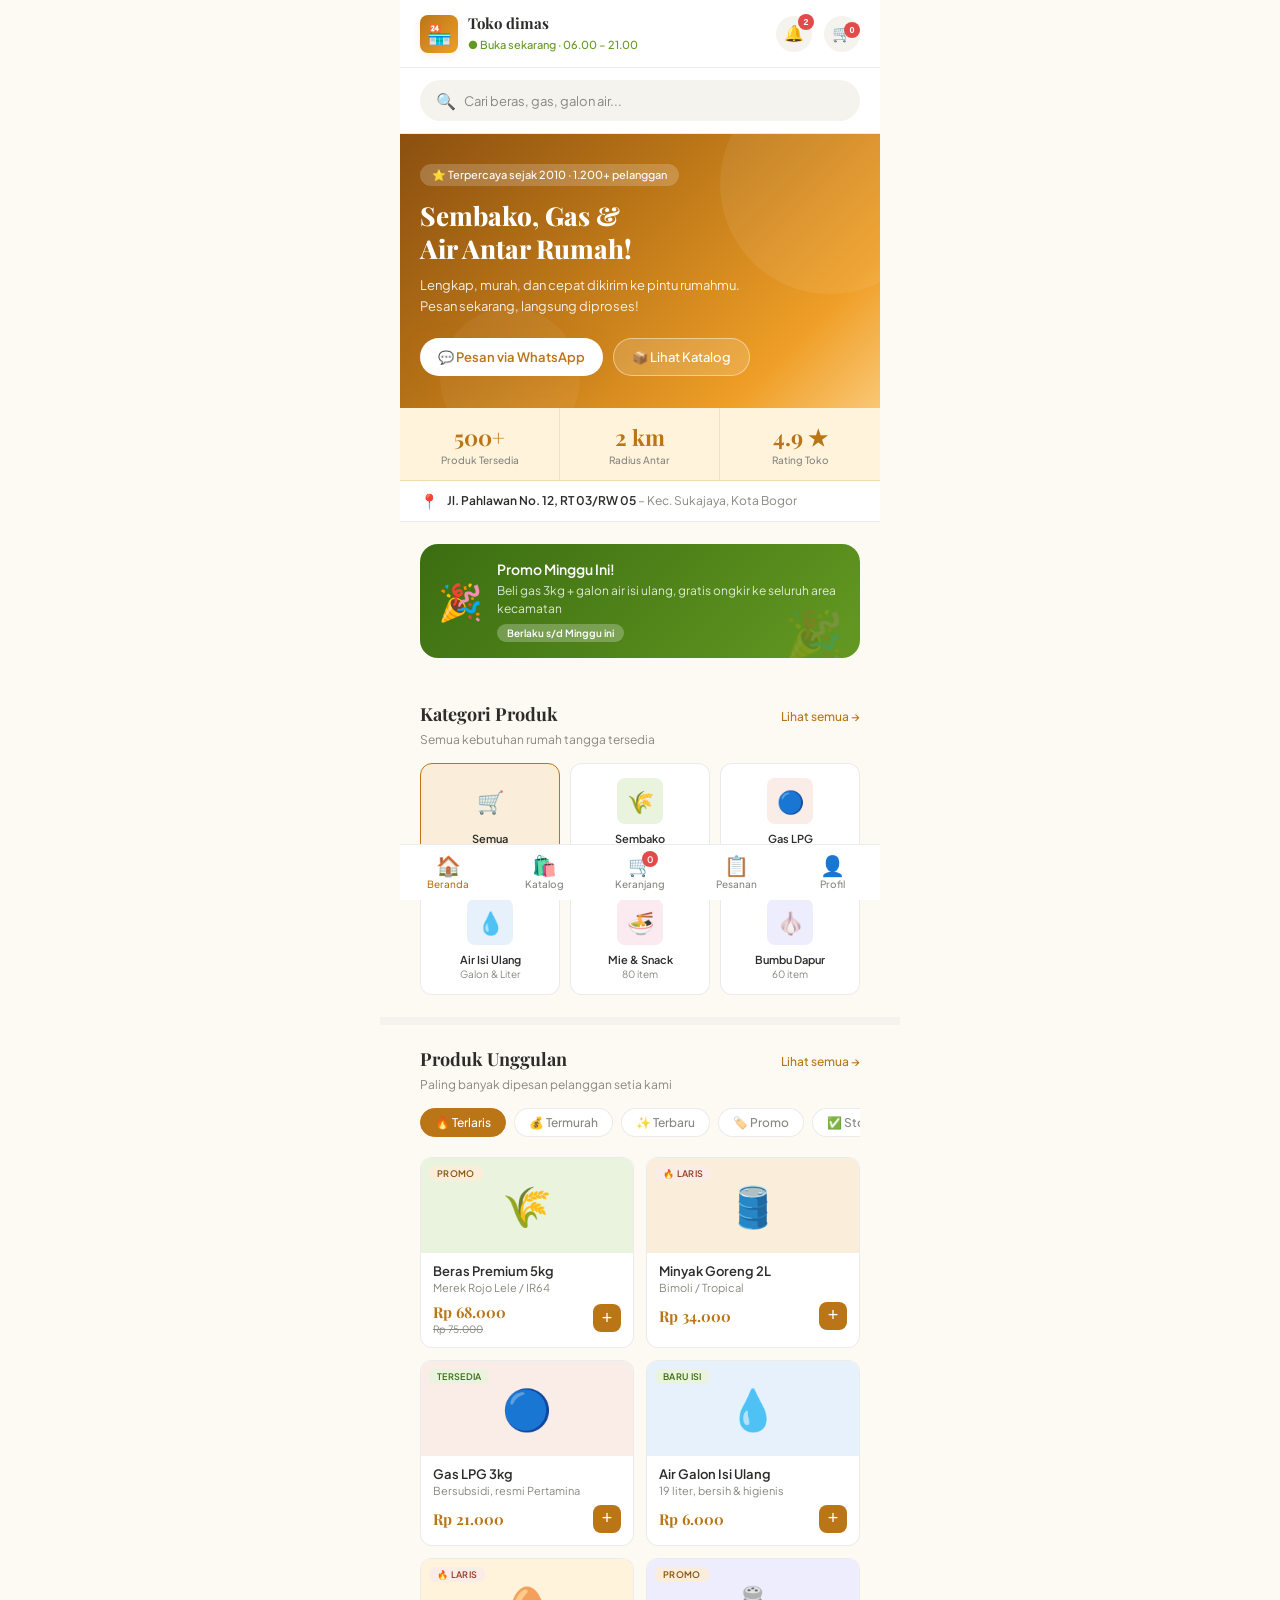
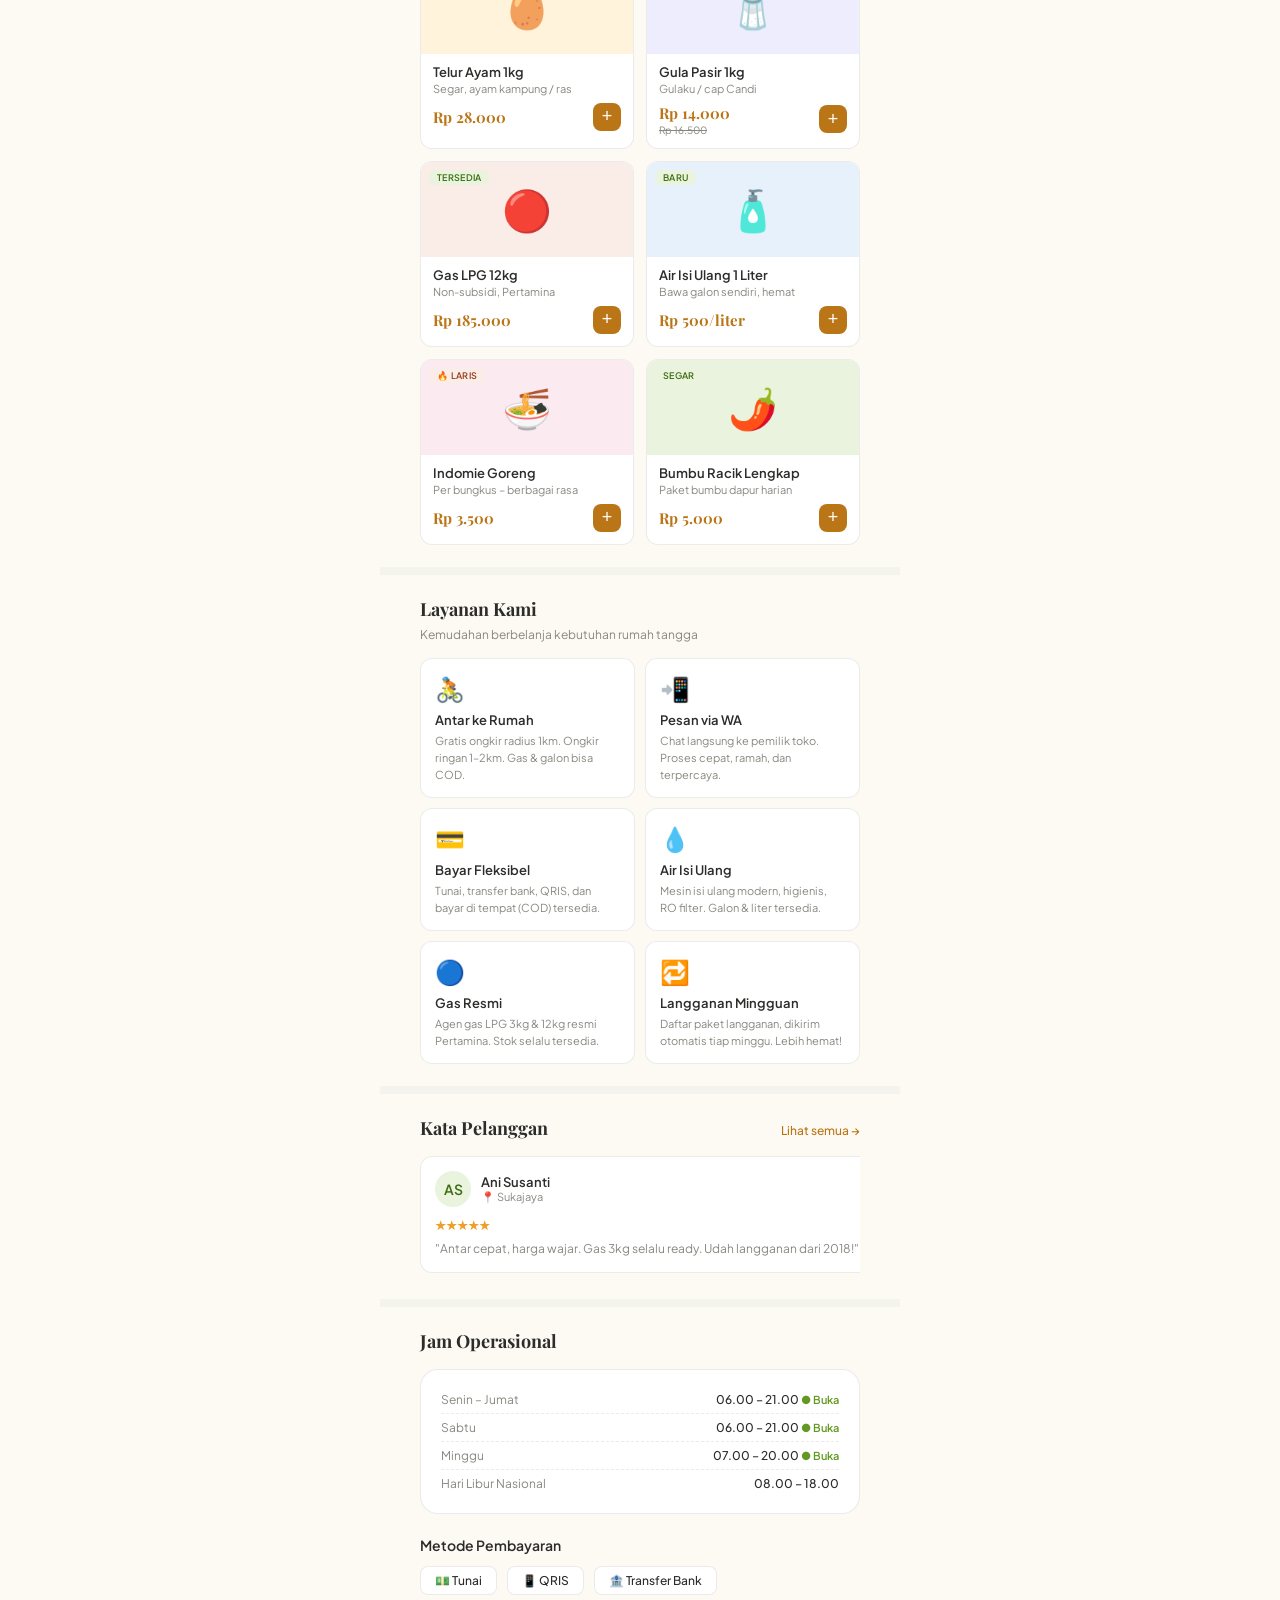
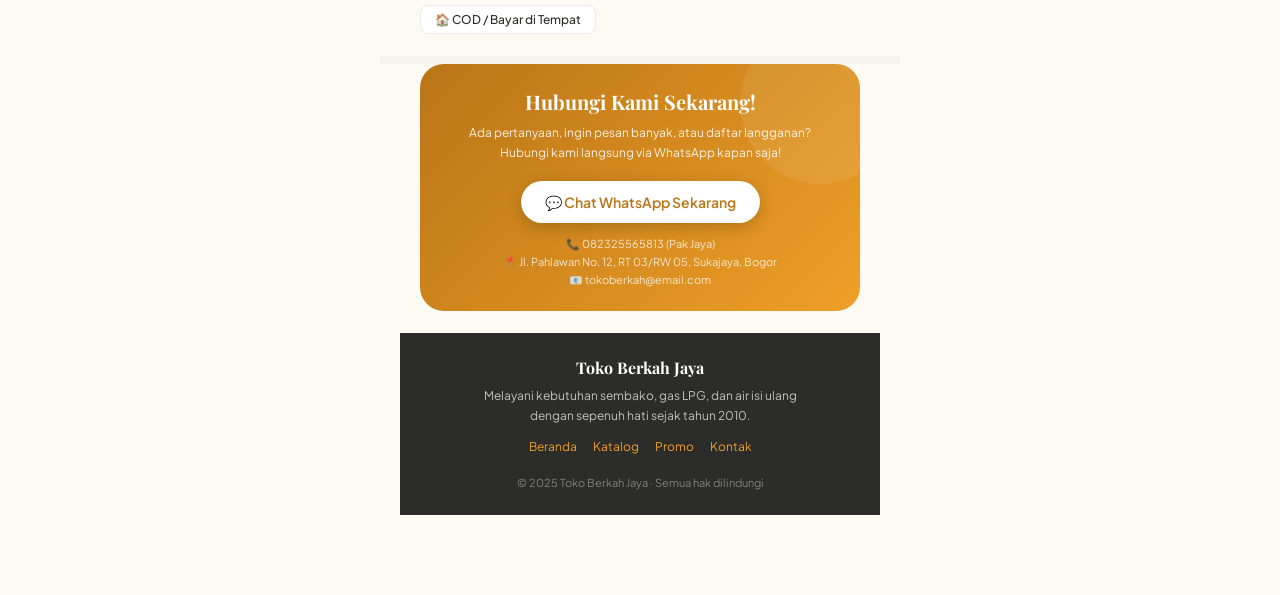
<file: index.html>
<!DOCTYPE html>
<html lang="id">
<head>
  <meta charset="UTF-8" />
  <meta name="viewport" content="width=device-width, initial-scale=1.0" />
  <title>Toko dimas – Sembako, Gas & Air Isi Ulang</title>
  <link rel="preconnect" href="https://fonts.googleapis.com" />
  <link rel="preconnect" href="https://fonts.gstatic.com" crossorigin />
  <link href="https://fonts.googleapis.com/css2?family=Playfair+Display:wght@600;700;800&family=Plus+Jakarta+Sans:wght@400;500;600&display=swap" rel="stylesheet" />
  <link rel="stylesheet" href="assets/style.css" />
</head>
<body>

  <!-- ===== HEADER ===== -->
  <header class="header">
    <div class="logo">
      <div class="logo-icon">🏪</div>
      <div class="logo-text">
        <h1>Toko dimas</h1>
        <span>● Buka sekarang · 06.00 – 21.00</span>
      </div>
    </div>
    <div class="header-icons">
      <button onclick="openNotifications()">
        🔔<span class="badge">3</span>
      </button>
      <button class="cart-nav" onclick="window.location.href='pages/keranjang.html'">
        🛒<span class="badge" id="cart-count">0</span>
      </button>
    </div>
  </header>

  <!-- ===== SEARCH BAR ===== -->
  <div class="search-wrap">
    <div class="search-box">
      <span>🔍</span>
      <input type="text" placeholder="Cari beras, gas, galon air..." id="search-input" oninput="filterProducts()" />
    </div>
  </div>

  <!-- ===== HERO ===== -->
  <section class="hero">
    <div class="hero-badge">⭐ Terpercaya sejak 2010 · 1.200+ pelanggan</div>
    <h2>Sembako, Gas &<br>Air Antar Rumah!</h2>
    <p>Lengkap, murah, dan cepat dikirim ke pintu rumahmu.<br>Pesan sekarang, langsung diproses!</p>
    <div class="hero-btns">
      <button class="btn-primary" onclick="openWhatsApp()">
        💬 Pesan via WhatsApp
      </button>
      <a href="pages/katalog.html" class="btn-outline">
        📦 Lihat Katalog
      </a>
    </div>
  </section>

  <!-- ===== STATS ===== -->
  <div class="stats">
    <div class="stat">
      <div class="stat-num">500+</div>
      <div class="stat-lbl">Produk Tersedia</div>
    </div>
    <div class="stat">
      <div class="stat-num">2 km</div>
      <div class="stat-lbl">Radius Antar</div>
    </div>
    <div class="stat">
      <div class="stat-num">4.9 ★</div>
      <div class="stat-lbl">Rating Toko</div>
    </div>
  </div>

  <!-- ===== LOKASI ===== -->
  <div class="loc-strip">
    <span>📍</span>
    <div>
      <strong>Jl. Pahlawan No. 12, RT 03/RW 05</strong>
      <em> – Kec. Sukajaya, Kota Bogor</em>
    </div>
  </div>

  <!-- ===== PROMO BANNER ===== -->
  <div class="section" style="padding-bottom: 0;">
    <div class="promo-banner">
      <div class="promo-ico">🎉</div>
      <div class="promo-txt">
        <h4>Promo Minggu Ini!</h4>
        <p>Beli gas 3kg + galon air isi ulang, gratis ongkir ke seluruh area kecamatan</p>
        <span class="promo-badge">Berlaku s/d Minggu ini</span>
      </div>
    </div>
  </div>

  <!-- ===== KATEGORI ===== -->
  <div class="section">
    <div class="sec-head">
      <h3>Kategori Produk</h3>
      <a href="pages/katalog.html">Lihat semua →</a>
    </div>
    <p class="sec-sub">Semua kebutuhan rumah tangga tersedia</p>
    <div class="cat-grid">
      <div class="cat-card active" onclick="setCategory('all', this)">
        <div class="cat-icon" style="background:#FAEEDA">🛒</div>
        <div class="cat-name">Semua</div>
        <div class="cat-count">500+ item</div>
      </div>
      <div class="cat-card" onclick="setCategory('sembako', this)">
        <div class="cat-icon" style="background:#EAF3DE">🌾</div>
        <div class="cat-name">Sembako</div>
        <div class="cat-count">120 item</div>
      </div>
      <div class="cat-card" onclick="setCategory('gas', this)">
        <div class="cat-icon" style="background:#FAECE7">🔵</div>
        <div class="cat-name">Gas LPG</div>
        <div class="cat-count">2 jenis</div>
      </div>
      <div class="cat-card" onclick="setCategory('air', this)">
        <div class="cat-icon" style="background:#E6F1FB">💧</div>
        <div class="cat-name">Air Isi Ulang</div>
        <div class="cat-count">Galon & Liter</div>
      </div>
      <div class="cat-card" onclick="setCategory('mie', this)">
        <div class="cat-icon" style="background:#FBEAF0">🍜</div>
        <div class="cat-name">Mie & Snack</div>
        <div class="cat-count">80 item</div>
      </div>
      <div class="cat-card" onclick="setCategory('bumbu', this)">
        <div class="cat-icon" style="background:#EEEDFE">🧄</div>
        <div class="cat-name">Bumbu Dapur</div>
        <div class="cat-count">60 item</div>
      </div>
    </div>
  </div>

  <div class="divider"></div>

  <!-- ===== PRODUK ===== -->
  <div class="section" id="produk-section">
    <div class="sec-head">
      <h3>Produk Unggulan</h3>
      <a href="pages/katalog.html">Lihat semua →</a>
    </div>
    <p class="sec-sub" id="prod-label">Paling banyak dipesan pelanggan setia kami</p>

    <!-- Filter Tabs -->
    <div class="filter-tabs">
      <div class="tab active" onclick="setTab('terlaris', this)">🔥 Terlaris</div>
      <div class="tab" onclick="setTab('termurah', this)">💰 Termurah</div>
      <div class="tab" onclick="setTab('baru', this)">✨ Terbaru</div>
      <div class="tab" onclick="setTab('promo', this)">🏷️ Promo</div>
      <div class="tab" onclick="setTab('stok', this)">✅ Stok Ada</div>
    </div>

    <!-- Grid Produk -->
    <div class="prod-grid" id="prod-grid">

      <div class="prod-card" data-cat="sembako" data-price="68000">
        <div class="prod-img" style="background:#EAF3DE">
          🌾
          <div class="prod-tags"><span class="tag tag-promo">Promo</span></div>
        </div>
        <div class="prod-info">
          <div class="prod-name">Beras Premium 5kg</div>
          <div class="prod-unit">Merek Rojo Lele / IR64</div>
          <div class="prod-footer">
            <div>
              <div class="prod-price">Rp 68.000</div>
              <div class="prod-price-old">Rp 75.000</div>
            </div>
            <button class="add-btn" onclick="addToCart(this, 'Beras Premium 5kg', 68000)">+</button>
          </div>
        </div>
      </div>

      <div class="prod-card" data-cat="sembako" data-price="34000">
        <div class="prod-img" style="background:#FAEEDA">
          🛢️
          <div class="prod-tags"><span class="tag tag-panas">🔥 Laris</span></div>
        </div>
        <div class="prod-info">
          <div class="prod-name">Minyak Goreng 2L</div>
          <div class="prod-unit">Bimoli / Tropical</div>
          <div class="prod-footer">
            <div><div class="prod-price">Rp 34.000</div></div>
            <button class="add-btn" onclick="addToCart(this, 'Minyak Goreng 2L', 34000)">+</button>
          </div>
        </div>
      </div>

      <div class="prod-card" data-cat="gas" data-price="21000">
        <div class="prod-img" style="background:#FAECE7">
          🔵
          <div class="prod-tags"><span class="tag tag-baru">Tersedia</span></div>
        </div>
        <div class="prod-info">
          <div class="prod-name">Gas LPG 3kg</div>
          <div class="prod-unit">Bersubsidi, resmi Pertamina</div>
          <div class="prod-footer">
            <div><div class="prod-price">Rp 21.000</div></div>
            <button class="add-btn" onclick="addToCart(this, 'Gas LPG 3kg', 21000)">+</button>
          </div>
        </div>
      </div>

      <div class="prod-card" data-cat="air" data-price="6000">
        <div class="prod-img" style="background:#E6F1FB">
          💧
          <div class="prod-tags"><span class="tag tag-baru">Baru isi</span></div>
        </div>
        <div class="prod-info">
          <div class="prod-name">Air Galon Isi Ulang</div>
          <div class="prod-unit">19 liter, bersih & higienis</div>
          <div class="prod-footer">
            <div><div class="prod-price">Rp 6.000</div></div>
            <button class="add-btn" onclick="addToCart(this, 'Air Galon Isi Ulang', 6000)">+</button>
          </div>
        </div>
      </div>

      <div class="prod-card" data-cat="sembako" data-price="28000">
        <div class="prod-img" style="background:#FFF3DC">
          🥚
          <div class="prod-tags"><span class="tag tag-panas">🔥 Laris</span></div>
        </div>
        <div class="prod-info">
          <div class="prod-name">Telur Ayam 1kg</div>
          <div class="prod-unit">Segar, ayam kampung / ras</div>
          <div class="prod-footer">
            <div><div class="prod-price">Rp 28.000</div></div>
            <button class="add-btn" onclick="addToCart(this, 'Telur Ayam 1kg', 28000)">+</button>
          </div>
        </div>
      </div>

      <div class="prod-card" data-cat="sembako" data-price="14000">
        <div class="prod-img" style="background:#EEEDFE">
          🧂
          <div class="prod-tags"><span class="tag tag-promo">Promo</span></div>
        </div>
        <div class="prod-info">
          <div class="prod-name">Gula Pasir 1kg</div>
          <div class="prod-unit">Gulaku / cap Candi</div>
          <div class="prod-footer">
            <div>
              <div class="prod-price">Rp 14.000</div>
              <div class="prod-price-old">Rp 16.500</div>
            </div>
            <button class="add-btn" onclick="addToCart(this, 'Gula Pasir 1kg', 14000)">+</button>
          </div>
        </div>
      </div>

      <div class="prod-card" data-cat="gas" data-price="185000">
        <div class="prod-img" style="background:#FAECE7">
          🔴
          <div class="prod-tags"><span class="tag tag-baru">Tersedia</span></div>
        </div>
        <div class="prod-info">
          <div class="prod-name">Gas LPG 12kg</div>
          <div class="prod-unit">Non-subsidi, Pertamina</div>
          <div class="prod-footer">
            <div><div class="prod-price">Rp 185.000</div></div>
            <button class="add-btn" onclick="addToCart(this, 'Gas LPG 12kg', 185000)">+</button>
          </div>
        </div>
      </div>

      <div class="prod-card" data-cat="air" data-price="500">
        <div class="prod-img" style="background:#E6F1FB">
          🧴
          <div class="prod-tags"><span class="tag tag-baru">Baru</span></div>
        </div>
        <div class="prod-info">
          <div class="prod-name">Air Isi Ulang 1 Liter</div>
          <div class="prod-unit">Bawa galon sendiri, hemat</div>
          <div class="prod-footer">
            <div><div class="prod-price">Rp 500/liter</div></div>
            <button class="add-btn" onclick="addToCart(this, 'Air Isi Ulang 1L', 500)">+</button>
          </div>
        </div>
      </div>

      <div class="prod-card" data-cat="mie" data-price="3500">
        <div class="prod-img" style="background:#FBEAF0">
          🍜
          <div class="prod-tags"><span class="tag tag-panas">🔥 Laris</span></div>
        </div>
        <div class="prod-info">
          <div class="prod-name">Indomie Goreng</div>
          <div class="prod-unit">Per bungkus – berbagai rasa</div>
          <div class="prod-footer">
            <div><div class="prod-price">Rp 3.500</div></div>
            <button class="add-btn" onclick="addToCart(this, 'Indomie Goreng', 3500)">+</button>
          </div>
        </div>
      </div>

      <div class="prod-card" data-cat="bumbu" data-price="5000">
        <div class="prod-img" style="background:#EAF3DE">
          🌶️
          <div class="prod-tags"><span class="tag tag-baru">Segar</span></div>
        </div>
        <div class="prod-info">
          <div class="prod-name">Bumbu Racik Lengkap</div>
          <div class="prod-unit">Paket bumbu dapur harian</div>
          <div class="prod-footer">
            <div><div class="prod-price">Rp 5.000</div></div>
            <button class="add-btn" onclick="addToCart(this, 'Bumbu Racik Lengkap', 5000)">+</button>
          </div>
        </div>
      </div>

    </div>
  </div>

  <div class="divider"></div>

  <!-- ===== LAYANAN ===== -->
  <div class="section">
    <div class="sec-head"><h3>Layanan Kami</h3></div>
    <p class="sec-sub">Kemudahan berbelanja kebutuhan rumah tangga</p>
    <div class="svc-grid">
      <div class="svc-card">
        <div class="svc-icon">🚴</div>
        <div class="svc-title">Antar ke Rumah</div>
        <div class="svc-desc">Gratis ongkir radius 1km. Ongkir ringan 1–2km. Gas & galon bisa COD.</div>
      </div>
      <div class="svc-card">
        <div class="svc-icon">📲</div>
        <div class="svc-title">Pesan via WA</div>
        <div class="svc-desc">Chat langsung ke pemilik toko. Proses cepat, ramah, dan terpercaya.</div>
      </div>
      <div class="svc-card">
        <div class="svc-icon">💳</div>
        <div class="svc-title">Bayar Fleksibel</div>
        <div class="svc-desc">Tunai, transfer bank, QRIS, dan bayar di tempat (COD) tersedia.</div>
      </div>
      <div class="svc-card">
        <div class="svc-icon">💧</div>
        <div class="svc-title">Air Isi Ulang</div>
        <div class="svc-desc">Mesin isi ulang modern, higienis, RO filter. Galon & liter tersedia.</div>
      </div>
      <div class="svc-card">
        <div class="svc-icon">🔵</div>
        <div class="svc-title">Gas Resmi</div>
        <div class="svc-desc">Agen gas LPG 3kg & 12kg resmi Pertamina. Stok selalu tersedia.</div>
      </div>
      <div class="svc-card">
        <div class="svc-icon">🔁</div>
        <div class="svc-title">Langganan Mingguan</div>
        <div class="svc-desc">Daftar paket langganan, dikirim otomatis tiap minggu. Lebih hemat!</div>
      </div>
    </div>
  </div>

  <div class="divider"></div>

  <!-- ===== TESTIMONI ===== -->
  <div class="section">
    <div class="sec-head">
      <h3>Kata Pelanggan</h3>
      <a onclick="showToast('Semua ulasan ditampilkan')">Lihat semua →</a>
    </div>
    <div class="testi-scroll">
      <div class="testi-card">
        <div class="testi-top">
          <div class="testi-avatar" style="background:#EAF3DE;color:#3B6D11">AS</div>
          <div>
            <div class="testi-name">Ani Susanti</div>
            <div class="testi-loc">📍 Sukajaya</div>
          </div>
        </div>
        <div class="testi-stars">★★★★★</div>
        <div class="testi-text">"Antar cepat, harga wajar. Gas 3kg selalu ready. Udah langganan dari 2018!"</div>
      </div>
      <div class="testi-card">
        <div class="testi-top">
          <div class="testi-avatar" style="background:#E6F1FB;color:#185FA5">BR</div>
          <div>
            <div class="testi-name">Budi Raharjo</div>
            <div class="testi-loc">📍 Sindangrasa</div>
          </div>
        </div>
        <div class="testi-stars">★★★★★</div>
        <div class="testi-text">"Galon air isi ulangnya jernih banget, gak bau. Pesan WA langsung diantar."</div>
      </div>
      <div class="testi-card">
        <div class="testi-top">
          <div class="testi-avatar" style="background:#FBEAF0;color:#993556">DN</div>
          <div>
            <div class="testi-name">Dewi Nuraini</div>
            <div class="testi-loc">📍 Tanah Sareal</div>
          </div>
        </div>
        <div class="testi-stars">★★★★☆</div>
        <div class="testi-text">"Berasnya enak dan murah. Suka dengan pelayanannya yang ramah dan cepat."</div>
      </div>
      <div class="testi-card">
        <div class="testi-top">
          <div class="testi-avatar" style="background:#FAEEDA;color:#854F0B">RH</div>
          <div>
            <div class="testi-name">Rudi Hartono</div>
            <div class="testi-loc">📍 Bogor Tengah</div>
          </div>
        </div>
        <div class="testi-stars">★★★★★</div>
        <div class="testi-text">"Beli paket langganan mingguan, hemat ongkir. Produk selalu fresh dan lengkap!"</div>
      </div>
    </div>
  </div>

  <div class="divider"></div>

  <!-- ===== JAM OPERASIONAL ===== -->
  <div class="section" style="padding-bottom: 0;">
    <div class="sec-head"><h3>Jam Operasional</h3></div>
  </div>
  <div class="jam-box">
    <div class="jam-row">
      <span class="jam-day">Senin – Jumat</span>
      <span class="jam-time">06.00 – 21.00 <span class="jam-open">● Buka</span></span>
    </div>
    <div class="jam-row">
      <span class="jam-day">Sabtu</span>
      <span class="jam-time">06.00 – 21.00 <span class="jam-open">● Buka</span></span>
    </div>
    <div class="jam-row">
      <span class="jam-day">Minggu</span>
      <span class="jam-time">07.00 – 20.00 <span class="jam-open">● Buka</span></span>
    </div>
    <div class="jam-row">
      <span class="jam-day">Hari Libur Nasional</span>
      <span class="jam-time">08.00 – 18.00</span>
    </div>
  </div>

  <!-- ===== METODE PEMBAYARAN ===== -->
  <div class="pay-section">
    <h4>Metode Pembayaran</h4>
    <div class="pay-grid">
      <div class="pay-pill">💵 Tunai</div>
      <div class="pay-pill">📱 QRIS</div>
      <div class="pay-pill">🏦 Transfer Bank</div>
      <div class="pay-pill">🏠 COD / Bayar di Tempat</div>
    </div>
  </div>

  <div class="divider"></div>

  <!-- ===== KONTAK ===== -->
  <div class="contact-section">
    <h3>Hubungi Kami Sekarang!</h3>
    <p>Ada pertanyaan, ingin pesan banyak, atau daftar langganan?<br>Hubungi kami langsung via WhatsApp kapan saja!</p>
    <button class="wa-btn" onclick="openWhatsApp()">
      💬 Chat WhatsApp Sekarang
    </button>
    <div class="contact-info">
      <span>📞 082325565813 (Pak Jaya)</span>
      <span>📍 Jl. Pahlawan No. 12, RT 03/RW 05, Sukajaya, Bogor</span>
      <span>📧 tokoberkah@email.com</span>
    </div>
  </div>

  <!-- ===== FOOTER ===== -->
  <footer class="footer">
    <h4>Toko Berkah Jaya</h4>
    <p>Melayani kebutuhan sembako, gas LPG, dan air isi ulang<br>dengan sepenuh hati sejak tahun 2010.</p>
    <div class="footer-links">
      <a href="index.html">Beranda</a>
      <a href="pages/katalog.html">Katalog</a>
      <a href="#" onclick="showToast('Halaman Promo'); return false;">Promo</a>
      <a href="#" onclick="openWhatsApp(); return false;">Kontak</a>
    </div>
    <small>© 2025 Toko Berkah Jaya · Semua hak dilindungi</small>
  </footer>

  <!-- ===== BOTTOM NAV ===== -->
  <nav class="bottom-nav">
    <a class="nav-item active" href="index.html" onclick="setActiveNav(0)">
      <span class="nav-ico">🏠</span>Beranda
    </a>
    <a class="nav-item" href="pages/katalog.html" onclick="setActiveNav(1)">
      <span class="nav-ico">🛍️</span>Katalog
    </a>
    <a class="nav-item cart-nav" href="pages/keranjang.html" onclick="setActiveNav(2)">
      <span class="nav-ico">🛒</span>Keranjang
      <span class="badge" id="cart-count">0</span>
    </a>
    <a class="nav-item" href="pages/pesanan.html" onclick="setActiveNav(3)">
      <span class="nav-ico">📋</span>Pesanan
    </a>
    <a class="nav-item" href="pages/profil.html" onclick="setActiveNav(4)">
      <span class="nav-ico">👤</span>Profil
    </a>
  </nav>

  <!-- ===== NOTIFICATION MODAL ===== -->
  <div id="notification-modal" style="display: none; position: fixed; top: 0; left: 0; right: 0; bottom: 0; background: rgba(0,0,0,0.4); z-index: 1000; animation: fadeIn 0.2s ease;">
    <div style="position: fixed; top: 0; right: 0; width: 100%; max-width: 400px; height: 100vh; background: #fff; box-shadow: -2px 0 8px rgba(0,0,0,0.1); display: flex; flex-direction: column; animation: slideIn 0.3s ease;">
      <div style="display: flex; justify-content: space-between; align-items: center; padding: 16px; border-bottom: 1px solid var(--border); position: sticky; top: 0; background: #fff; z-index: 10;">
        <h3 style="margin: 0; font-size: 16px; font-weight: 600;">🔔 Notifikasi</h3>
        <button onclick="closeNotifications()" style="background: none; border: none; font-size: 20px; cursor: pointer; color: var(--text-muted);">✕</button>
      </div>
      <div id="notifications-list" style="flex: 1; overflow-y: auto; padding: 0;"></div>
      <div style="padding: 12px; border-top: 1px solid var(--border); background: #f9f9f9; text-align: center;">
        <button onclick="clearAllNotifications()" style="background: #FCEBEB; color: #A32D2D; border: 1px solid rgba(163,45,45,0.3); cursor: pointer; font-family: inherit; font-size: 12px; font-weight: 600; padding: 8px 12px; border-radius: var(--radius-sm); width: 100%;">
          🗑️ Hapus Semua
        </button>
      </div>
    </div>
  </div>

  <!-- ===== TOAST ===== -->
  <div class="toast" id="toast"></div>

  <!-- ===== SCRIPTS ===== -->
  <script src="assets/script.js"></script>
</body>
</html>
</file>
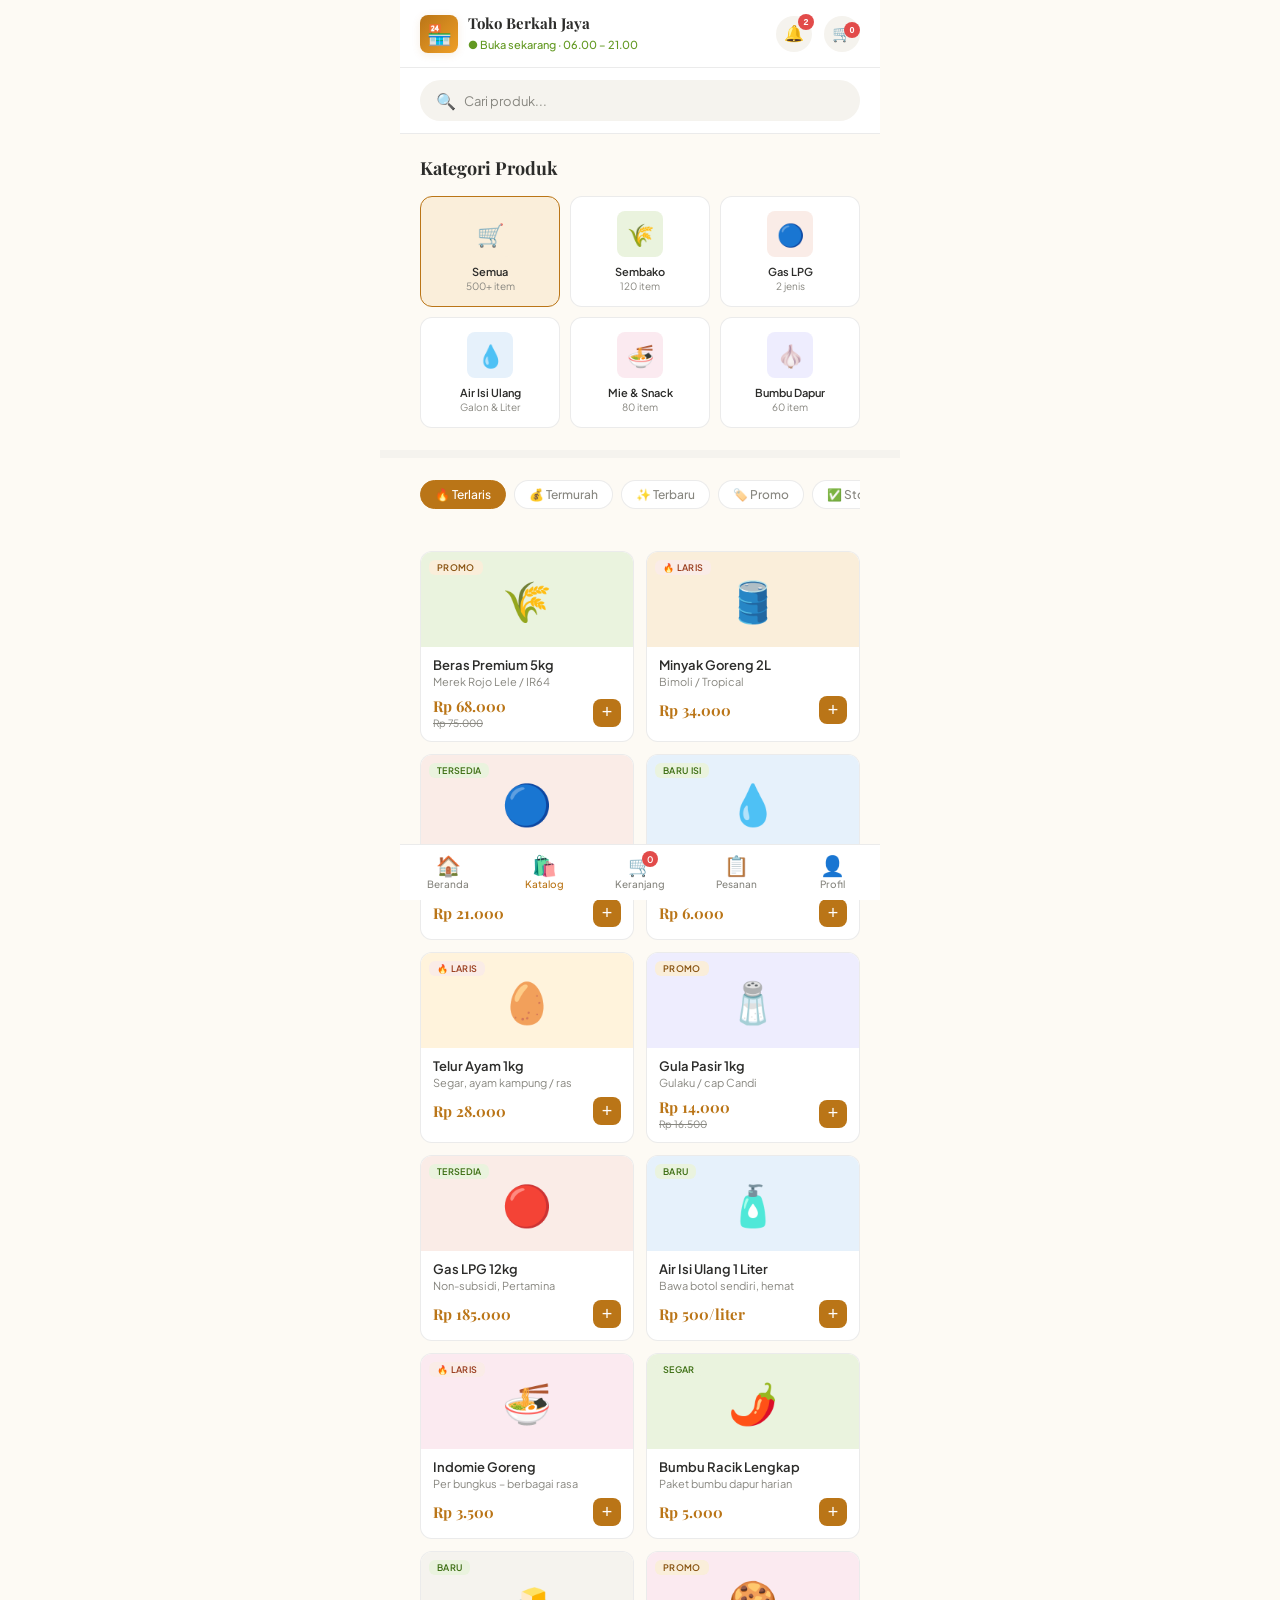
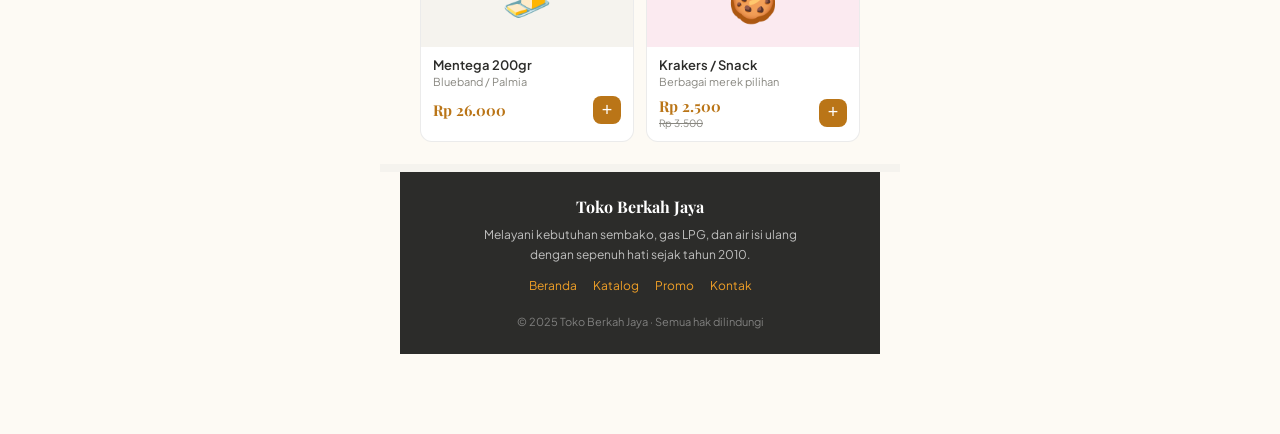
<file: pages/katalog.html>
<!DOCTYPE html>
<html lang="id">
<head>
  <meta charset="UTF-8" />
  <meta name="viewport" content="width=device-width, initial-scale=1.0" />
  <title>Katalog Produk – Toko Berkah Jaya</title>
  <link rel="preconnect" href="https://fonts.googleapis.com" />
  <link rel="preconnect" href="https://fonts.gstatic.com" crossorigin />
  <link href="https://fonts.googleapis.com/css2?family=Playfair+Display:wght@600;700;800&family=Plus+Jakarta+Sans:wght@400;500;600&display=swap" rel="stylesheet" />
  <link rel="stylesheet" href="../assets/style.css" />
</head>
<body>

  <!-- ===== HEADER ===== -->
  <header class="header">
    <div class="logo">
      <div class="logo-icon">🏪</div>
      <div class="logo-text">
        <h1>Toko Berkah Jaya</h1>
        <span>● Buka sekarang · 06.00 – 21.00</span>
      </div>
    </div>
    <div class="header-icons">
      <button onclick="openNotifications()">
        🔔<span class="badge">3</span>
      </button>
      <button class="cart-nav" onclick="window.location.href='keranjang.html'">
        🛒<span class="badge" id="cart-count">0</span>
      </button>
    </div>
  </header>

  <!-- ===== SEARCH BAR ===== -->
  <div class="search-wrap">
    <div class="search-box">
      <span>🔍</span>
      <input type="text" placeholder="Cari produk..." id="search-input" oninput="filterProducts()" />
    </div>
  </div>

  <!-- ===== KATEGORI ===== -->
  <div class="section">
    <div class="sec-head">
      <h3>Kategori Produk</h3>
    </div>
    <div class="cat-grid">
      <div class="cat-card active" onclick="setCategory('all', this)">
        <div class="cat-icon" style="background:#FAEEDA">🛒</div>
        <div class="cat-name">Semua</div>
        <div class="cat-count">500+ item</div>
      </div>
      <div class="cat-card" onclick="setCategory('sembako', this)">
        <div class="cat-icon" style="background:#EAF3DE">🌾</div>
        <div class="cat-name">Sembako</div>
        <div class="cat-count">120 item</div>
      </div>
      <div class="cat-card" onclick="setCategory('gas', this)">
        <div class="cat-icon" style="background:#FAECE7">🔵</div>
        <div class="cat-name">Gas LPG</div>
        <div class="cat-count">2 jenis</div>
      </div>
      <div class="cat-card" onclick="setCategory('air', this)">
        <div class="cat-icon" style="background:#E6F1FB">💧</div>
        <div class="cat-name">Air Isi Ulang</div>
        <div class="cat-count">Galon & Liter</div>
      </div>
      <div class="cat-card" onclick="setCategory('mie', this)">
        <div class="cat-icon" style="background:#FBEAF0">🍜</div>
        <div class="cat-name">Mie & Snack</div>
        <div class="cat-count">80 item</div>
      </div>
      <div class="cat-card" onclick="setCategory('bumbu', this)">
        <div class="cat-icon" style="background:#EEEDFE">🧄</div>
        <div class="cat-name">Bumbu Dapur</div>
        <div class="cat-count">60 item</div>
      </div>
    </div>
  </div>

  <div class="divider"></div>

  <!-- ===== FILTER TABS ===== -->
  <div class="section" style="padding-bottom: 0;">
    <div class="filter-tabs">
      <div class="tab active" onclick="setTab('terlaris', this)">🔥 Terlaris</div>
      <div class="tab" onclick="setTab('termurah', this)">💰 Termurah</div>
      <div class="tab" onclick="setTab('baru', this)">✨ Terbaru</div>
      <div class="tab" onclick="setTab('promo', this)">🏷️ Promo</div>
      <div class="tab" onclick="setTab('stok', this)">✅ Stok Ada</div>
    </div>
  </div>

  <!-- ===== PRODUK ===== -->
  <div class="section">
    <!-- Grid Produk -->
    <div class="prod-grid" id="prod-grid">

      <div class="prod-card" data-cat="sembako" data-price="68000">
        <div class="prod-img" style="background:#EAF3DE">
          🌾
          <div class="prod-tags"><span class="tag tag-promo">Promo</span></div>
        </div>
        <div class="prod-info">
          <div class="prod-name">Beras Premium 5kg</div>
          <div class="prod-unit">Merek Rojo Lele / IR64</div>
          <div class="prod-footer">
            <div>
              <div class="prod-price">Rp 68.000</div>
              <div class="prod-price-old">Rp 75.000</div>
            </div>
            <button class="add-btn" onclick="addToCart(this, 'Beras Premium 5kg', 68000)">+</button>
          </div>
        </div>
      </div>

      <div class="prod-card" data-cat="sembako" data-price="34000">
        <div class="prod-img" style="background:#FAEEDA">
          🛢️
          <div class="prod-tags"><span class="tag tag-panas">🔥 Laris</span></div>
        </div>
        <div class="prod-info">
          <div class="prod-name">Minyak Goreng 2L</div>
          <div class="prod-unit">Bimoli / Tropical</div>
          <div class="prod-footer">
            <div><div class="prod-price">Rp 34.000</div></div>
            <button class="add-btn" onclick="addToCart(this, 'Minyak Goreng 2L', 34000)">+</button>
          </div>
        </div>
      </div>

      <div class="prod-card" data-cat="gas" data-price="21000">
        <div class="prod-img" style="background:#FAECE7">
          🔵
          <div class="prod-tags"><span class="tag tag-baru">Tersedia</span></div>
        </div>
        <div class="prod-info">
          <div class="prod-name">Gas LPG 3kg</div>
          <div class="prod-unit">Bersubsidi, resmi Pertamina</div>
          <div class="prod-footer">
            <div><div class="prod-price">Rp 21.000</div></div>
            <button class="add-btn" onclick="addToCart(this, 'Gas LPG 3kg', 21000)">+</button>
          </div>
        </div>
      </div>

      <div class="prod-card" data-cat="air" data-price="6000">
        <div class="prod-img" style="background:#E6F1FB">
          💧
          <div class="prod-tags"><span class="tag tag-baru">Baru isi</span></div>
        </div>
        <div class="prod-info">
          <div class="prod-name">Air Galon Isi Ulang</div>
          <div class="prod-unit">19 liter, bersih & higienis</div>
          <div class="prod-footer">
            <div><div class="prod-price">Rp 6.000</div></div>
            <button class="add-btn" onclick="addToCart(this, 'Air Galon Isi Ulang', 6000)">+</button>
          </div>
        </div>
      </div>

      <div class="prod-card" data-cat="sembako" data-price="28000">
        <div class="prod-img" style="background:#FFF3DC">
          🥚
          <div class="prod-tags"><span class="tag tag-panas">🔥 Laris</span></div>
        </div>
        <div class="prod-info">
          <div class="prod-name">Telur Ayam 1kg</div>
          <div class="prod-unit">Segar, ayam kampung / ras</div>
          <div class="prod-footer">
            <div><div class="prod-price">Rp 28.000</div></div>
            <button class="add-btn" onclick="addToCart(this, 'Telur Ayam 1kg', 28000)">+</button>
          </div>
        </div>
      </div>

      <div class="prod-card" data-cat="sembako" data-price="14000">
        <div class="prod-img" style="background:#EEEDFE">
          🧂
          <div class="prod-tags"><span class="tag tag-promo">Promo</span></div>
        </div>
        <div class="prod-info">
          <div class="prod-name">Gula Pasir 1kg</div>
          <div class="prod-unit">Gulaku / cap Candi</div>
          <div class="prod-footer">
            <div>
              <div class="prod-price">Rp 14.000</div>
              <div class="prod-price-old">Rp 16.500</div>
            </div>
            <button class="add-btn" onclick="addToCart(this, 'Gula Pasir 1kg', 14000)">+</button>
          </div>
        </div>
      </div>

      <div class="prod-card" data-cat="gas" data-price="185000">
        <div class="prod-img" style="background:#FAECE7">
          🔴
          <div class="prod-tags"><span class="tag tag-baru">Tersedia</span></div>
        </div>
        <div class="prod-info">
          <div class="prod-name">Gas LPG 12kg</div>
          <div class="prod-unit">Non-subsidi, Pertamina</div>
          <div class="prod-footer">
            <div><div class="prod-price">Rp 185.000</div></div>
            <button class="add-btn" onclick="addToCart(this, 'Gas LPG 12kg', 185000)">+</button>
          </div>
        </div>
      </div>

      <div class="prod-card" data-cat="air" data-price="500">
        <div class="prod-img" style="background:#E6F1FB">
          🧴
          <div class="prod-tags"><span class="tag tag-baru">Baru</span></div>
        </div>
        <div class="prod-info">
          <div class="prod-name">Air Isi Ulang 1 Liter</div>
          <div class="prod-unit">Bawa botol sendiri, hemat</div>
          <div class="prod-footer">
            <div><div class="prod-price">Rp 500/liter</div></div>
            <button class="add-btn" onclick="addToCart(this, 'Air Isi Ulang 1L', 500)">+</button>
          </div>
        </div>
      </div>

      <div class="prod-card" data-cat="mie" data-price="3500">
        <div class="prod-img" style="background:#FBEAF0">
          🍜
          <div class="prod-tags"><span class="tag tag-panas">🔥 Laris</span></div>
        </div>
        <div class="prod-info">
          <div class="prod-name">Indomie Goreng</div>
          <div class="prod-unit">Per bungkus – berbagai rasa</div>
          <div class="prod-footer">
            <div><div class="prod-price">Rp 3.500</div></div>
            <button class="add-btn" onclick="addToCart(this, 'Indomie Goreng', 3500)">+</button>
          </div>
        </div>
      </div>

      <div class="prod-card" data-cat="bumbu" data-price="5000">
        <div class="prod-img" style="background:#EAF3DE">
          🌶️
          <div class="prod-tags"><span class="tag tag-baru">Segar</span></div>
        </div>
        <div class="prod-info">
          <div class="prod-name">Bumbu Racik Lengkap</div>
          <div class="prod-unit">Paket bumbu dapur harian</div>
          <div class="prod-footer">
            <div><div class="prod-price">Rp 5.000</div></div>
            <button class="add-btn" onclick="addToCart(this, 'Bumbu Racik Lengkap', 5000)">+</button>
          </div>
        </div>
      </div>

      <div class="prod-card" data-cat="sembako" data-price="12000">
        <div class="prod-img" style="background:#F5F3EE">
          🧈
          <div class="prod-tags"><span class="tag tag-baru">Baru</span></div>
        </div>
        <div class="prod-info">
          <div class="prod-name">Mentega 200gr</div>
          <div class="prod-unit">Blueband / Palmia</div>
          <div class="prod-footer">
            <div><div class="prod-price">Rp 26.000</div></div>
            <button class="add-btn" onclick="addToCart(this, 'Mentega 200gr', 26000)">+</button>
          </div>
        </div>
      </div>

      <div class="prod-card" data-cat="mie" data-price="2500">
        <div class="prod-img" style="background:#FBEAF0">
          🍪
          <div class="prod-tags"><span class="tag tag-promo">Promo</span></div>
        </div>
        <div class="prod-info">
          <div class="prod-name">Krakers / Snack</div>
          <div class="prod-unit">Berbagai merek pilihan</div>
          <div class="prod-footer">
            <div>
              <div class="prod-price">Rp 2.500</div>
              <div class="prod-price-old">Rp 3.500</div>
            </div>
            <button class="add-btn" onclick="addToCart(this, 'Krakers / Snack', 2500)">+</button>
          </div>
        </div>
      </div>

    </div>
  </div>

  <div class="divider"></div>

  <!-- ===== FOOTER ===== -->
  <footer class="footer">
    <h4>Toko Berkah Jaya</h4>
    <p>Melayani kebutuhan sembako, gas LPG, dan air isi ulang<br>dengan sepenuh hati sejak tahun 2010.</p>
    <div class="footer-links">
      <a href="../index.html">Beranda</a>
      <a href="katalog.html">Katalog</a>
      <a href="#" onclick="showToast('Halaman Promo'); return false;">Promo</a>
      <a href="#" onclick="openWhatsApp(); return false;">Kontak</a>
    </div>
    <small>© 2025 Toko Berkah Jaya · Semua hak dilindungi</small>
  </footer>

  <!-- ===== BOTTOM NAV ===== -->
  <nav class="bottom-nav">
    <a class="nav-item" href="../index.html" onclick="setActiveNav(0)">
      <span class="nav-ico">🏠</span>Beranda
    </a>
    <a class="nav-item active" href="katalog.html" onclick="setActiveNav(1)">
      <span class="nav-ico">🛍️</span>Katalog
    </a>
    <a class="nav-item cart-nav" href="keranjang.html" onclick="setActiveNav(2)">
      <span class="nav-ico">🛒</span>Keranjang
      <span class="badge" id="cart-count">0</span>
    </a>
    <a class="nav-item" href="pesanan.html" onclick="setActiveNav(3)">
      <span class="nav-ico">📋</span>Pesanan
    </a>
    <a class="nav-item" href="profil.html" onclick="setActiveNav(4)">
      <span class="nav-ico">👤</span>Profil
    </a>
  </nav>

  <!-- ===== NOTIFICATION MODAL ===== -->
  <div id="notification-modal" style="display: none; position: fixed; top: 0; left: 0; right: 0; bottom: 0; background: rgba(0,0,0,0.4); z-index: 1000; animation: fadeIn 0.2s ease;">
    <div style="position: fixed; top: 0; right: 0; width: 100%; max-width: 400px; height: 100vh; background: #fff; box-shadow: -2px 0 8px rgba(0,0,0,0.1); display: flex; flex-direction: column; animation: slideIn 0.3s ease;">
      <div style="display: flex; justify-content: space-between; align-items: center; padding: 16px; border-bottom: 1px solid var(--border); position: sticky; top: 0; background: #fff; z-index: 10;">
        <h3 style="margin: 0; font-size: 16px; font-weight: 600;">🔔 Notifikasi</h3>
        <button onclick="closeNotifications()" style="background: none; border: none; font-size: 20px; cursor: pointer; color: var(--text-muted);">✕</button>
      </div>
      <div id="notifications-list" style="flex: 1; overflow-y: auto; padding: 0;"></div>
      <div style="padding: 12px; border-top: 1px solid var(--border); background: #f9f9f9; text-align: center;">
        <button onclick="clearAllNotifications()" style="background: #FCEBEB; color: #A32D2D; border: 1px solid rgba(163,45,45,0.3); cursor: pointer; font-family: inherit; font-size: 12px; font-weight: 600; padding: 8px 12px; border-radius: var(--radius-sm); width: 100%;">
          🗑️ Hapus Semua
        </button>
      </div>
    </div>
  </div>

  <!-- ===== TOAST ===== -->
  <div class="toast" id="toast"></div>

  <!-- ===== SCRIPTS ===== -->
  <script src="../assets/script.js"></script>
</body>
</html>
</file>
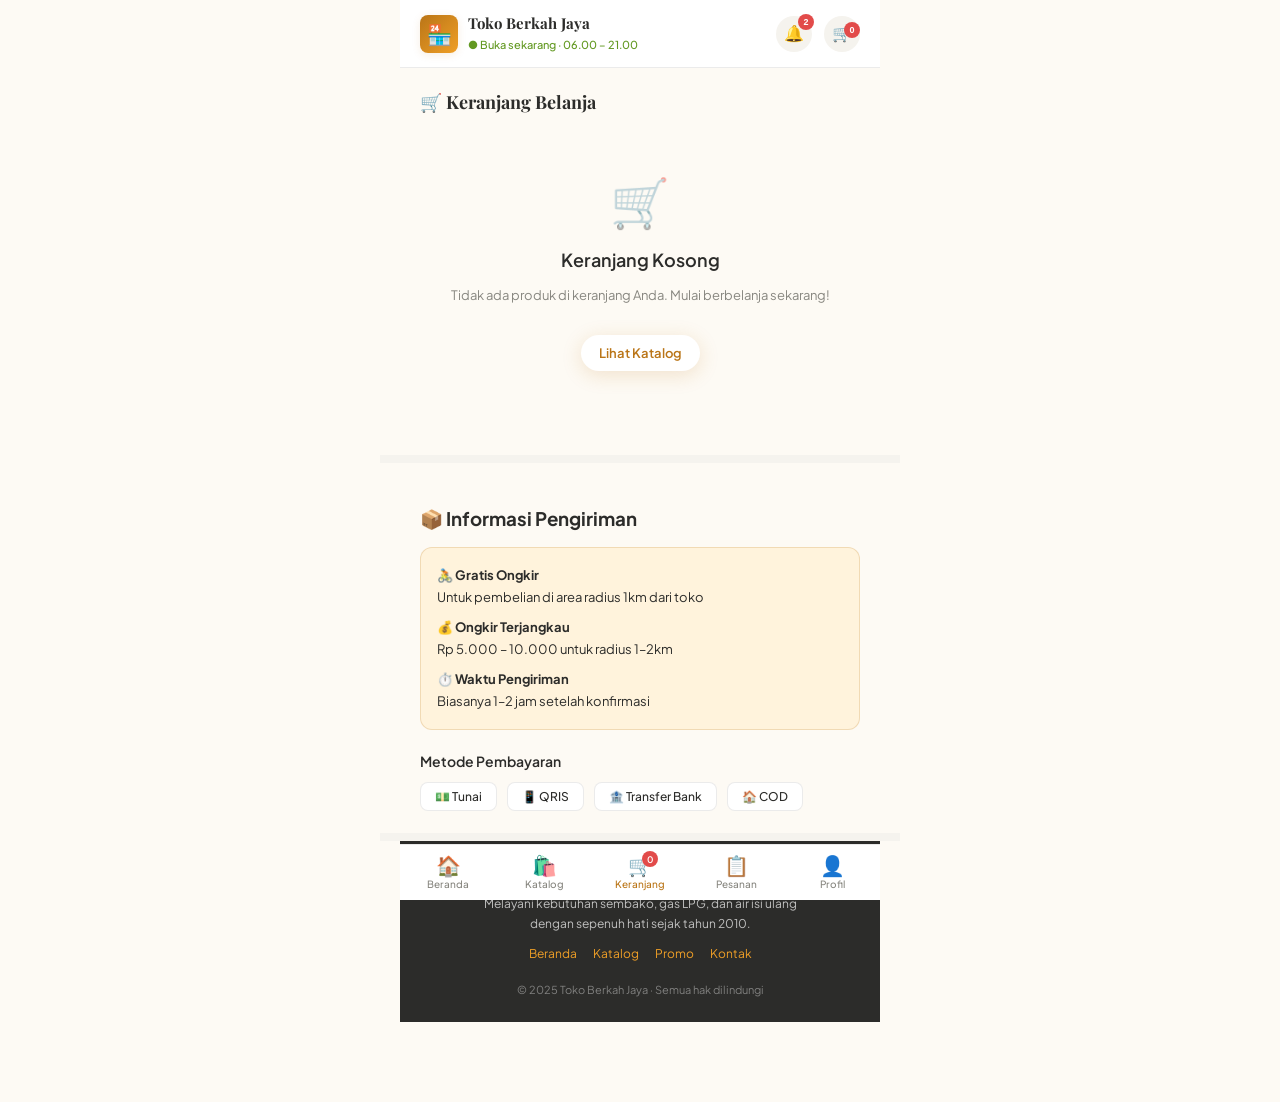
<file: pages/keranjang.html>
<!DOCTYPE html>
<html lang="id">
<head>
  <meta charset="UTF-8" />
  <meta name="viewport" content="width=device-width, initial-scale=1.0" />
  <title>Keranjang Belanja – Toko Berkah Jaya</title>
  <link rel="preconnect" href="https://fonts.googleapis.com" />
  <link rel="preconnect" href="https://fonts.gstatic.com" crossorigin />
  <link href="https://fonts.googleapis.com/css2?family=Playfair+Display:wght@600;700;800&family=Plus+Jakarta+Sans:wght@400;500;600&display=swap" rel="stylesheet" />
  <link rel="stylesheet" href="../assets/style.css" />
</head>
<body>

  <!-- ===== HEADER ===== -->
  <header class="header">
    <div class="logo">
      <div class="logo-icon">🏪</div>
      <div class="logo-text">
        <h1>Toko Berkah Jaya</h1>
        <span>● Buka sekarang · 06.00 – 21.00</span>
      </div>
    </div>
    <div class="header-icons">
      <button onclick="openNotifications()">
        🔔<span class="badge">3</span>
      </button>
      <button class="cart-nav" onclick="window.location.href='keranjang.html'">
        🛒<span class="badge" id="cart-count">0</span>
      </button>
    </div>
  </header>

  <!-- ===== MAIN CONTENT ===== -->
  <div class="section">
    <div class="sec-head">
      <h3>🛒 Keranjang Belanja</h3>
    </div>

    <div id="cart-container">
      <!-- Isi keranjang akan ditampilkan di sini -->
    </div>

    <div id="cart-summary" style="display:none;">
      <div class="divider" style="margin: 0 -20px;"></div>
      <div style="background: #fff; border: 1px solid var(--border); border-radius: var(--radius-md); padding: 16px; margin-top: 22px;">
        <div style="display: flex; justify-content: space-between; margin-bottom: 10px; font-size: 14px;">
          <span>Subtotal:</span>
          <span id="subtotal">Rp 0</span>
        </div>
        <div style="display: flex; justify-content: space-between; margin-bottom: 10px; font-size: 14px;">
          <span>Biaya Ongkir:</span>
          <span id="ongkir">Gratis</span>
        </div>
        <div style="display: flex; justify-content: space-between; border-top: 1px solid var(--border); padding-top: 10px; font-size: 16px; font-weight: 600;">
          <span>Total:</span>
          <span id="total" style="color: var(--amber);">Rp 0</span>
        </div>
      </div>

      <button class="wa-btn" onclick="checkoutViaWhatsApp()" style="width: 100%; margin-top: 16px; display: flex; justify-content: center;">
        💬 Pesan via WhatsApp
      </button>
      <a href="katalog.html" class="btn-primary" style="width: 100%; justify-content: center; margin-top: 10px;">
        Lanjut Belanja
      </a>
    </div>

    <div id="empty-cart" class="empty-state">
      <div class="empty-state-icon">🛒</div>
      <h3>Keranjang Kosong</h3>
      <p>Tidak ada produk di keranjang Anda. Mulai berbelanja sekarang!</p>
      <a href="katalog.html" class="btn-primary" style="margin-top: 16px;">
        Lihat Katalog
      </a>
    </div>
  </div>

  <div class="divider" style="margin: 22px -20px;"></div>

  <!-- ===== INFORMASI PENGIRIMAN ===== -->
  <div class="section">
    <h3 style="margin-bottom: 16px;">📦 Informasi Pengiriman</h3>
    <div style="background: var(--amber-pale); border: 1px solid rgba(186,117,23,0.2); border-radius: var(--radius-md); padding: 16px;">
      <div style="font-size: 13px; line-height: 1.7; color: var(--text);">
        <p style="margin-bottom: 8px;"><strong>🚴 Gratis Ongkir</strong><br>Untuk pembelian di area radius 1km dari toko</p>
        <p style="margin-bottom: 8px;"><strong>💰 Ongkir Terjangkau</strong><br>Rp 5.000 – 10.000 untuk radius 1–2km</p>
        <p><strong>⏱️ Waktu Pengiriman</strong><br>Biasanya 1–2 jam setelah konfirmasi</p>
      </div>
    </div>
  </div>

  <!-- ===== METODE PEMBAYARAN ===== -->
  <div class="pay-section">
    <h4>Metode Pembayaran</h4>
    <div class="pay-grid">
      <div class="pay-pill">💵 Tunai</div>
      <div class="pay-pill">📱 QRIS</div>
      <div class="pay-pill">🏦 Transfer Bank</div>
      <div class="pay-pill">🏠 COD</div>
    </div>
  </div>

  <div class="divider"></div>

  <!-- ===== FOOTER ===== -->
  <footer class="footer">
    <h4>Toko Berkah Jaya</h4>
    <p>Melayani kebutuhan sembako, gas LPG, dan air isi ulang<br>dengan sepenuh hati sejak tahun 2010.</p>
    <div class="footer-links">
      <a href="../index.html">Beranda</a>
      <a href="katalog.html">Katalog</a>
      <a href="#" onclick="showToast('Halaman Promo'); return false;">Promo</a>
      <a href="#" onclick="openWhatsApp(); return false;">Kontak</a>
    </div>
    <small>© 2025 Toko Berkah Jaya · Semua hak dilindungi</small>
  </footer>

  <!-- ===== BOTTOM NAV ===== -->
  <nav class="bottom-nav">
    <a class="nav-item" href="../index.html" onclick="setActiveNav(0)">
      <span class="nav-ico">🏠</span>Beranda
    </a>
    <a class="nav-item" href="katalog.html" onclick="setActiveNav(1)">
      <span class="nav-ico">🛍️</span>Katalog
    </a>
    <a class="nav-item active cart-nav" href="keranjang.html" onclick="setActiveNav(2)">
      <span class="nav-ico">🛒</span>Keranjang
      <span class="badge" id="cart-count">0</span>
    </a>
    <a class="nav-item" href="pesanan.html" onclick="setActiveNav(3)">
      <span class="nav-ico">📋</span>Pesanan
    </a>
    <a class="nav-item" href="profil.html" onclick="setActiveNav(4)">
      <span class="nav-ico">👤</span>Profil
    </a>
  </nav>

  <!-- ===== NOTIFICATION MODAL ===== -->
  <div id="notification-modal" style="display: none; position: fixed; top: 0; left: 0; right: 0; bottom: 0; background: rgba(0,0,0,0.4); z-index: 1000; animation: fadeIn 0.2s ease;">
    <div style="position: fixed; top: 0; right: 0; width: 100%; max-width: 400px; height: 100vh; background: #fff; box-shadow: -2px 0 8px rgba(0,0,0,0.1); display: flex; flex-direction: column; animation: slideIn 0.3s ease;">
      <div style="display: flex; justify-content: space-between; align-items: center; padding: 16px; border-bottom: 1px solid var(--border); position: sticky; top: 0; background: #fff; z-index: 10;">
        <h3 style="margin: 0; font-size: 16px; font-weight: 600;">🔔 Notifikasi</h3>
        <button onclick="closeNotifications()" style="background: none; border: none; font-size: 20px; cursor: pointer; color: var(--text-muted);">✕</button>
      </div>
      <div id="notifications-list" style="flex: 1; overflow-y: auto; padding: 0;"></div>
      <div style="padding: 12px; border-top: 1px solid var(--border); background: #f9f9f9; text-align: center;">
        <button onclick="clearAllNotifications()" style="background: #FCEBEB; color: #A32D2D; border: 1px solid rgba(163,45,45,0.3); cursor: pointer; font-family: inherit; font-size: 12px; font-weight: 600; padding: 8px 12px; border-radius: var(--radius-sm); width: 100%;">
          🗑️ Hapus Semua
        </button>
      </div>
    </div>
  </div>

  <!-- ===== TOAST ===== -->
  <div class="toast" id="toast"></div>

  <!-- ===== SCRIPTS ===== -->
  <script src="../assets/script.js"></script>
  <script>
    function renderCart() {
      const container = document.getElementById('cart-container');
      const cartSummary = document.getElementById('cart-summary');
      const emptyCart = document.getElementById('empty-cart');
      
      if (cart.length === 0) {
        container.innerHTML = '';
        cartSummary.style.display = 'none';
        emptyCart.style.display = 'flex';
        return;
      }

      emptyCart.style.display = 'none';
      cartSummary.style.display = 'block';
      
      let html = '';
      let subtotal = 0;

      cart.forEach((item, index) => {
        subtotal += item.price;
        html += `
          <div style="background: #fff; border: 1px solid var(--border); border-radius: var(--radius-md); padding: 14px; margin-bottom: 12px; display: flex; justify-content: space-between; align-items: center;">
            <div style="flex: 1;">
              <div style="font-size: 13px; font-weight: 600; color: var(--text); margin-bottom: 4px;">${item.name}</div>
              <div style="font-size: 14px; font-weight: 600; color: var(--amber);">Rp ${item.price.toLocaleString('id-ID')}</div>
            </div>
            <button onclick="removeFromCart(${item.id})" style="background: #E24B4A; color: #fff; border: none; border-radius: 6px; padding: 8px 12px; cursor: pointer; font-size: 12px; font-weight: 600;">
              Hapus
            </button>
          </div>
        `;
      });

      container.innerHTML = html;
      document.getElementById('subtotal').textContent = 'Rp ' + subtotal.toLocaleString('id-ID');
      document.getElementById('total').textContent = 'Rp ' + subtotal.toLocaleString('id-ID');
    }

    function checkoutViaWhatsApp() {
      if (cart.length === 0) {
        showToast('Keranjang kosong! Tambahkan produk terlebih dahulu.');
        return;
      }

      let cartList = '';
      let total = 0;
      cart.forEach(item => {
        cartList += `\n• ${item.name} - Rp ${item.price.toLocaleString('id-ID')}`;
        total += item.price;
      });

      const msg = encodeURIComponent(
        `Halo Toko Berkah Jaya!\n` +
        `\nSaya ingin memesan produk berikut:` +
        cartList +
        `\n\nTotal: Rp ${total.toLocaleString('id-ID')}\n` +
        `Mohon konfirmasi ketersediaan & waktu pengiriman. Terima kasih!`
      );
      
      const no = '082325565813';
      const waNo = '62' + no.substring(1); // +6282325565813
      window.open('https://wa.me/' + waNo + '?text=' + msg, '_blank');
    }

    document.addEventListener('DOMContentLoaded', () => {
      renderCart();
    });
  </script>
</body>
</html>
</file>
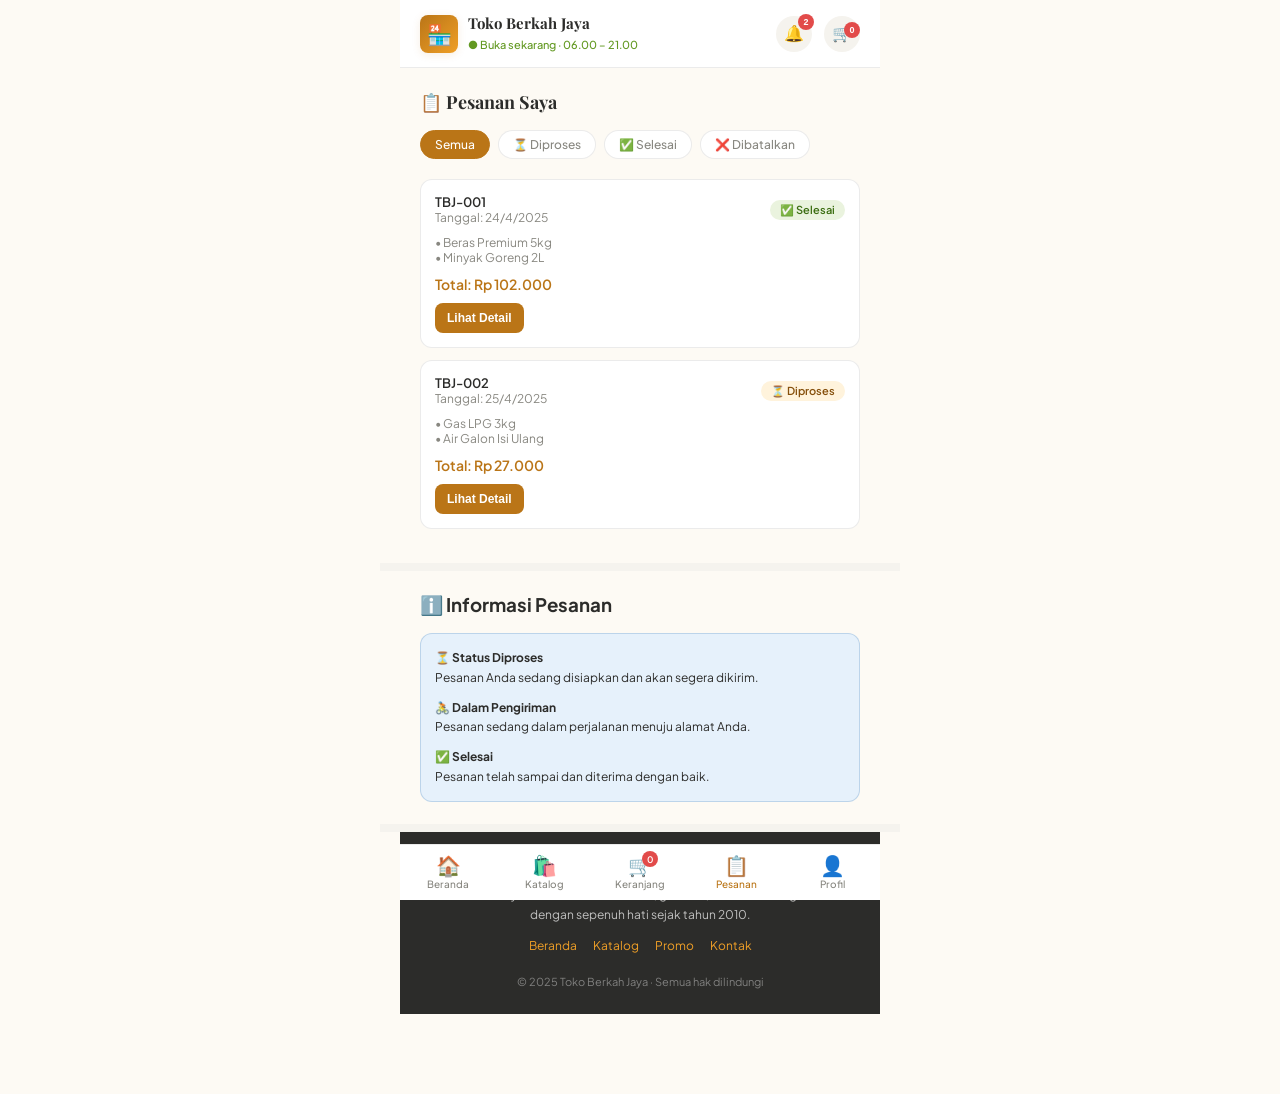
<file: pages/pesanan.html>
<!DOCTYPE html>
<html lang="id">
<head>
  <meta charset="UTF-8" />
  <meta name="viewport" content="width=device-width, initial-scale=1.0" />
  <title>Pesanan Saya – Toko Berkah Jaya</title>
  <link rel="preconnect" href="https://fonts.googleapis.com" />
  <link rel="preconnect" href="https://fonts.gstatic.com" crossorigin />
  <link href="https://fonts.googleapis.com/css2?family=Playfair+Display:wght@600;700;800&family=Plus+Jakarta+Sans:wght@400;500;600&display=swap" rel="stylesheet" />
  <link rel="stylesheet" href="../assets/style.css" />
</head>
<body>

  <!-- ===== HEADER ===== -->
  <header class="header">
    <div class="logo">
      <div class="logo-icon">🏪</div>
      <div class="logo-text">
        <h1>Toko Berkah Jaya</h1>
        <span>● Buka sekarang · 06.00 – 21.00</span>
      </div>
    </div>
    <div class="header-icons">
      <button onclick="openNotifications()">
        🔔<span class="badge">3</span>
      </button>
      <button class="cart-nav" onclick="window.location.href='keranjang.html'">
        🛒<span class="badge" id="cart-count">0</span>
      </button>
    </div>
  </header>

  <!-- ===== MAIN CONTENT ===== -->
  <div class="section">
    <div class="sec-head">
      <h3>📋 Pesanan Saya</h3>
    </div>

    <!-- ===== FILTER TABS ===== -->
    <div class="filter-tabs">
      <div class="tab active" onclick="filterOrders('semua', this)">Semua</div>
      <div class="tab" onclick="filterOrders('pending', this)">⏳ Diproses</div>
      <div class="tab" onclick="filterOrders('completed', this)">✅ Selesai</div>
      <div class="tab" onclick="filterOrders('cancelled', this)">❌ Dibatalkan</div>
    </div>

    <div id="orders-container">
      <!-- Pesanan ditampilkan di sini -->
    </div>

    <div id="empty-orders" class="empty-state" style="display: none;">
      <div class="empty-state-icon">📋</div>
      <h3>Tidak Ada Pesanan</h3>
      <p>Anda belum pernah melakukan pesanan. Mulai belanja sekarang!</p>
      <a href="katalog.html" class="btn-primary" style="margin-top: 16px;">
        Lihat Katalog
      </a>
    </div>
  </div>

  <div class="divider"></div>

  <!-- ===== INFORMASI BANTUAN ===== -->
  <div class="section">
    <h3 style="margin-bottom: 16px;">ℹ️ Informasi Pesanan</h3>
    <div style="background: var(--blue-pale); border: 1px solid rgba(24,95,165,0.2); border-radius: var(--radius-md); padding: 14px; font-size: 12px; color: var(--text); line-height: 1.65;">
      <p style="margin-bottom: 10px;"><strong>⏳ Status Diproses</strong><br>Pesanan Anda sedang disiapkan dan akan segera dikirim.</p>
      <p style="margin-bottom: 10px;"><strong>🚴 Dalam Pengiriman</strong><br>Pesanan sedang dalam perjalanan menuju alamat Anda.</p>
      <p><strong>✅ Selesai</strong><br>Pesanan telah sampai dan diterima dengan baik.</p>
    </div>
  </div>

  <div class="divider"></div>

  <!-- ===== FOOTER ===== -->
  <footer class="footer">
    <h4>Toko Berkah Jaya</h4>
    <p>Melayani kebutuhan sembako, gas LPG, dan air isi ulang<br>dengan sepenuh hati sejak tahun 2010.</p>
    <div class="footer-links">
      <a href="../index.html">Beranda</a>
      <a href="katalog.html">Katalog</a>
      <a href="#" onclick="showToast('Halaman Promo'); return false;">Promo</a>
      <a href="#" onclick="openWhatsApp(); return false;">Kontak</a>
    </div>
    <small>© 2025 Toko Berkah Jaya · Semua hak dilindungi</small>
  </footer>

  <!-- ===== BOTTOM NAV ===== -->
  <nav class="bottom-nav">
    <a class="nav-item" href="../index.html" onclick="setActiveNav(0)">
      <span class="nav-ico">🏠</span>Beranda
    </a>
    <a class="nav-item" href="katalog.html" onclick="setActiveNav(1)">
      <span class="nav-ico">🛍️</span>Katalog
    </a>
    <a class="nav-item cart-nav" href="keranjang.html" onclick="setActiveNav(2)">
      <span class="nav-ico">🛒</span>Keranjang
      <span class="badge" id="cart-count">0</span>
    </a>
    <a class="nav-item active" href="pesanan.html" onclick="setActiveNav(3)">
      <span class="nav-ico">📋</span>Pesanan
    </a>
    <a class="nav-item" href="profil.html" onclick="setActiveNav(4)">
      <span class="nav-ico">👤</span>Profil
    </a>
  </nav>

  <!-- ===== NOTIFICATION MODAL ===== -->
  <div id="notification-modal" style="display: none; position: fixed; top: 0; left: 0; right: 0; bottom: 0; background: rgba(0,0,0,0.4); z-index: 1000; animation: fadeIn 0.2s ease;">
    <div style="position: fixed; top: 0; right: 0; width: 100%; max-width: 400px; height: 100vh; background: #fff; box-shadow: -2px 0 8px rgba(0,0,0,0.1); display: flex; flex-direction: column; animation: slideIn 0.3s ease;">
      <div style="display: flex; justify-content: space-between; align-items: center; padding: 16px; border-bottom: 1px solid var(--border); position: sticky; top: 0; background: #fff; z-index: 10;">
        <h3 style="margin: 0; font-size: 16px; font-weight: 600;">🔔 Notifikasi</h3>
        <button onclick="closeNotifications()" style="background: none; border: none; font-size: 20px; cursor: pointer; color: var(--text-muted);">✕</button>
      </div>
      <div id="notifications-list" style="flex: 1; overflow-y: auto; padding: 0;"></div>
      <div style="padding: 12px; border-top: 1px solid var(--border); background: #f9f9f9; text-align: center;">
        <button onclick="clearAllNotifications()" style="background: #FCEBEB; color: #A32D2D; border: 1px solid rgba(163,45,45,0.3); cursor: pointer; font-family: inherit; font-size: 12px; font-weight: 600; padding: 8px 12px; border-radius: var(--radius-sm); width: 100%;">
          🗑️ Hapus Semua
        </button>
      </div>
    </div>
  </div>

  <!-- ===== TOAST ===== -->
  <div class="toast" id="toast"></div>

  <!-- ===== SCRIPTS ===== -->
  <script src="../assets/script.js"></script>
  <script>
    // Sample data pesanan dari localStorage
    let orders = JSON.parse(localStorage.getItem('orders')) || [
      {
        id: 'TBJ-001',
        date: '2025-04-24',
        status: 'completed',
        items: ['Beras Premium 5kg', 'Minyak Goreng 2L'],
        amount: 102000,
        icon: '✅'
      },
      {
        id: 'TBJ-002',
        date: '2025-04-25',
        status: 'pending',
        items: ['Gas LPG 3kg', 'Air Galon Isi Ulang'],
        amount: 27000,
        icon: '⏳'
      }
    ];

    function renderOrders(filter = 'semua') {
      const container = document.getElementById('orders-container');
      const emptyOrders = document.getElementById('empty-orders');
      
      let filtered = filter === 'semua' ? orders : orders.filter(o => o.status === filter);
      
      if (filtered.length === 0) {
        container.innerHTML = '';
        emptyOrders.style.display = 'flex';
        return;
      }

      emptyOrders.style.display = 'none';
      
      let html = '';
      filtered.forEach(order => {
        const statusClass = `order-status ${order.status}`;
        const statusText = order.status === 'pending' ? '⏳ Diproses' : 
                          order.status === 'completed' ? '✅ Selesai' : '❌ Dibatalkan';
        
        html += `
          <div class="order-card">
            <div class="order-header">
              <div>
                <div class="order-id">${order.id}</div>
                <div class="order-info">Tanggal: ${new Date(order.date).toLocaleDateString('id-ID')}</div>
              </div>
              <span class="${statusClass}">${statusText}</span>
            </div>
            <div class="order-info" style="margin: 10px 0;">
              ${order.items.map(item => `<div>• ${item}</div>`).join('')}
            </div>
            <div class="order-amount">Total: Rp ${order.amount.toLocaleString('id-ID')}</div>
            <button onclick="viewOrderDetail('${order.id}')" style="background: var(--amber); color: #fff; border: none; border-radius: var(--radius-sm); padding: 8px 12px; font-size: 12px; cursor: pointer; margin-top: 10px; font-weight: 600;">
              Lihat Detail
            </button>
          </div>
        `;
      });

      container.innerHTML = html;
    }

    function filterOrders(filter, el) {
      document.querySelectorAll('.filter-tabs .tab').forEach(t => t.classList.remove('active'));
      el.classList.add('active');
      renderOrders(filter);
    }

    function viewOrderDetail(orderId) {
      const order = orders.find(o => o.id === orderId);
      if (order) {
        showToast(`Pesanan ${orderId} - ${order.status === 'completed' ? 'Selesai' : 'Diproses'}`);
      }
    }

    document.addEventListener('DOMContentLoaded', () => {
      renderOrders();
    });
  </script>
</body>
</html>
</file>
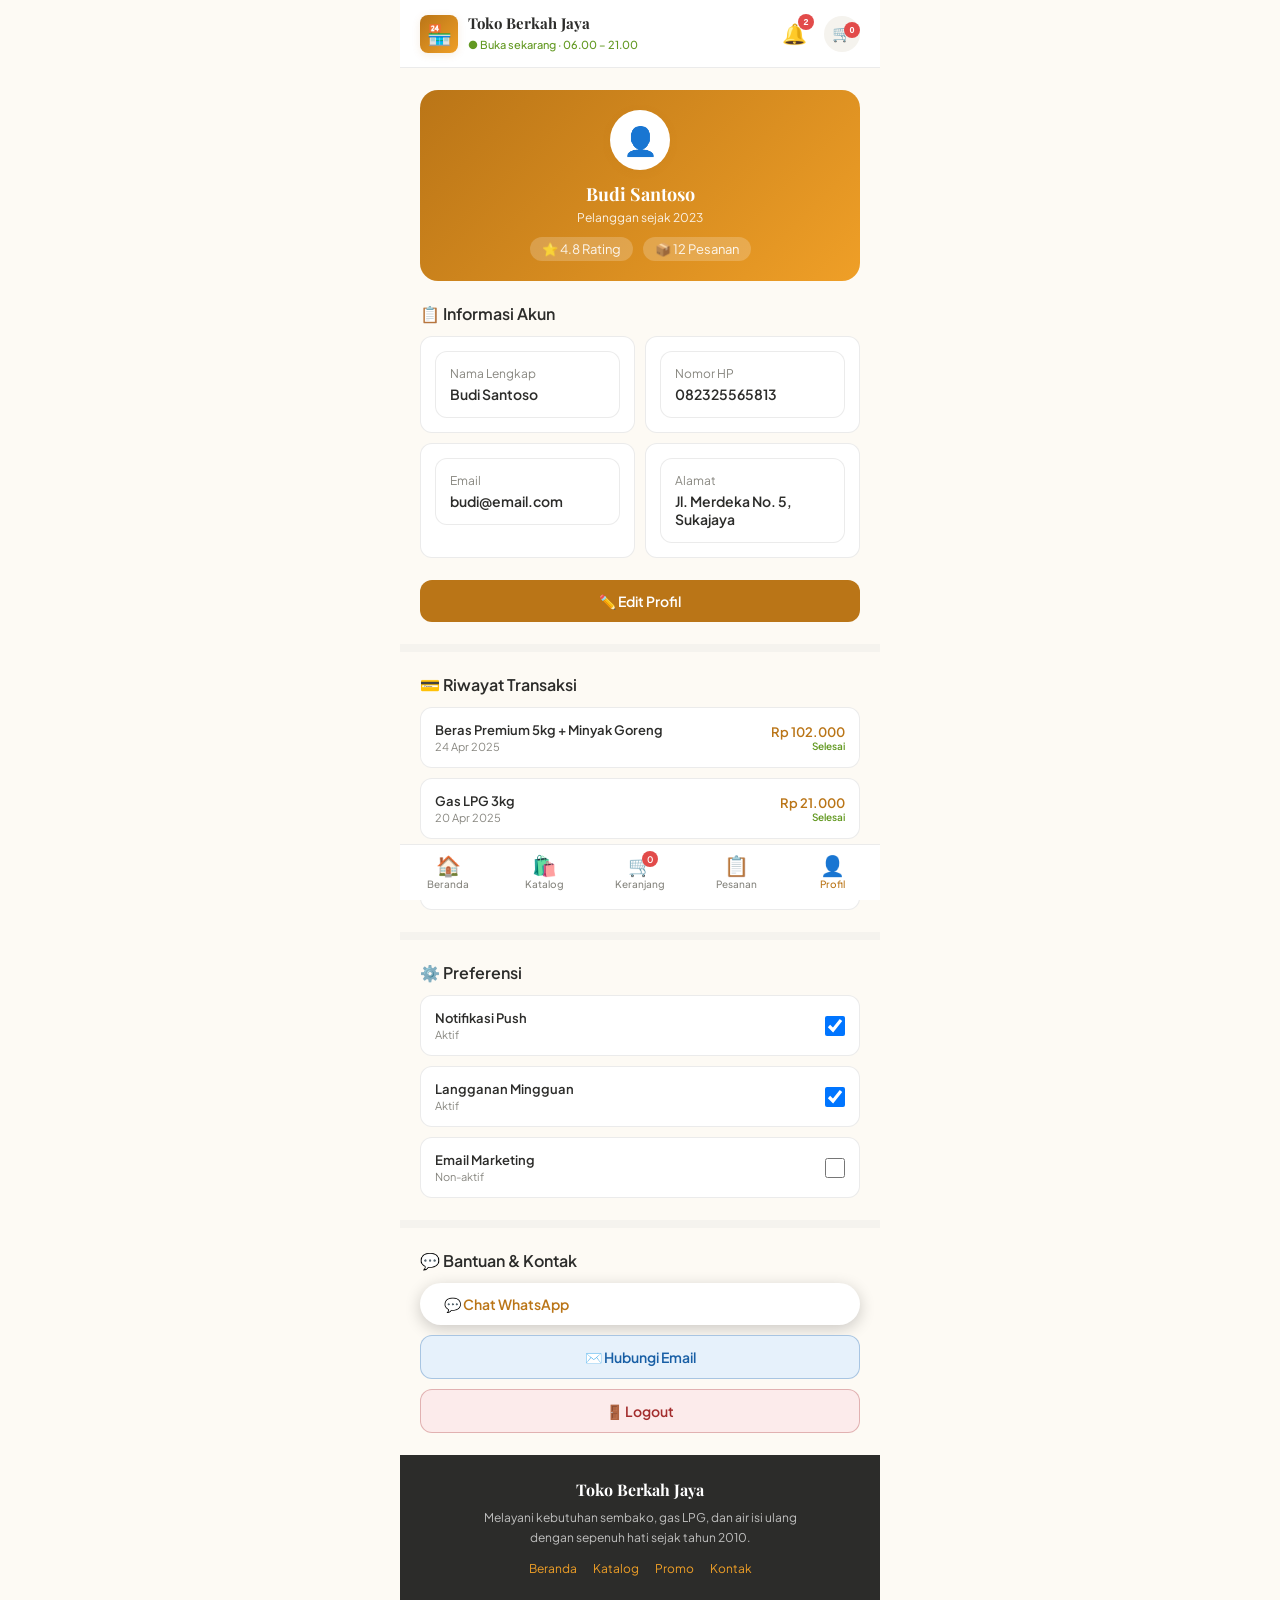
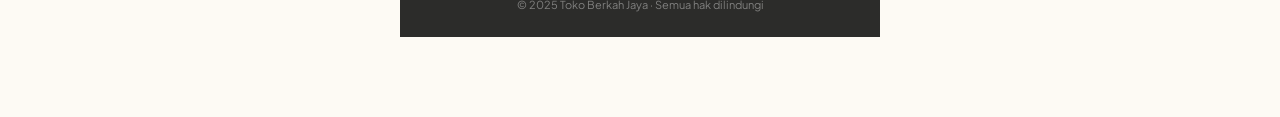
<file: pages/profil.html>
<!DOCTYPE html>
<html lang="id">
<head>
  <meta charset="UTF-8" />
  <meta name="viewport" content="width=device-width, initial-scale=1.0" />
  <title>Profil Saya – Toko Berkah Jaya</title>
  <link rel="preconnect" href="https://fonts.googleapis.com" />
  <link rel="preconnect" href="https://fonts.gstatic.com" crossorigin />
  <link href="https://fonts.googleapis.com/css2?family=Playfair+Display:wght@600;700;800&family=Plus+Jakarta+Sans:wght@400;500;600&display=swap" rel="stylesheet" />
  <link rel="stylesheet" href="../assets/style.css" />
</head>
<body>

  <!-- ===== HEADER ===== -->
  <header class="header">
    <div class="logo">
      <div class="logo-icon">🏪</div>
      <div class="logo-text">
        <h1>Toko Berkah Jaya</h1>
        <span>● Buka sekarang · 06.00 – 21.00</span>
      </div>
    </div>
    <div class="header-icons">
      <button onclick="openNotifications()" style="background: none; border: none; font-size: 20px; cursor: pointer; position: relative;">
        🔔<span class="badge">3</span>
      </button>
      <button class="cart-nav" onclick="window.location.href='keranjang.html'">
        🛒<span class="badge" id="cart-count">0</span>
      </button>
    </div>
  </header>

  <!-- ===== MAIN CONTENT ===== -->
  <div class="section">
    <!-- ===== PROFIL HEADER ===== -->
    <div style="background: linear-gradient(135deg, var(--amber) 0%, var(--amber-light) 100%); border-radius: var(--radius-lg); padding: 20px; text-align: center; margin-bottom: 22px;">
      <div style="width: 60px; height: 60px; background: #fff; border-radius: 50%; margin: 0 auto 12px; display: flex; align-items: center; justify-content: center; font-size: 28px; box-shadow: var(--shadow-sm);">👤</div>
      <h2 id="profile-name" style="color: #fff; font-family: 'Playfair Display', serif; font-size: 18px; font-weight: 700; margin-bottom: 4px;">Budi Santoso</h2>
      <p style="color: rgba(255,255,255,0.88); font-size: 12px;">Pelanggan sejak 2023</p>
      <div style="margin-top: 12px; font-size: 13px; color: rgba(255,255,255,0.9);">
        <span style="background: rgba(255,255,255,0.2); padding: 4px 12px; border-radius: 20px; display: inline-block; margin: 0 4px;">⭐ 4.8 Rating</span>
        <span style="background: rgba(255,255,255,0.2); padding: 4px 12px; border-radius: 20px; display: inline-block; margin: 0 4px;">📦 12 Pesanan</span>
      </div>
    </div>

    <!-- ===== INFORMASI AKUN ===== -->
    <div style="margin-bottom: 22px;">
      <h3 style="font-size: 16px; font-weight: 600; margin-bottom: 12px;">📋 Informasi Akun</h3>
      <div class="svc-grid">
        <div class="svc-card">
          <div style="background: #fff; border: 1px solid var(--border); border-radius: var(--radius-md); padding: 14px;">
            <div style="font-size: 12px; color: var(--text-muted); margin-bottom: 4px;">Nama Lengkap</div>
            <div style="font-size: 14px; font-weight: 600; color: var(--text);" id="nama-lengkap">Budi Santoso</div>
          </div>
        </div>
        <div class="svc-card">
          <div style="background: #fff; border: 1px solid var(--border); border-radius: var(--radius-md); padding: 14px;">
            <div style="font-size: 12px; color: var(--text-muted); margin-bottom: 4px;">Nomor HP</div>
            <div style="font-size: 14px; font-weight: 600; color: var(--text);" id="user-phone">082325565813</div>
          </div>
        </div>
        <div class="svc-card">
          <div style="background: #fff; border: 1px solid var(--border); border-radius: var(--radius-md); padding: 14px;">
            <div style="font-size: 12px; color: var(--text-muted); margin-bottom: 4px;">Email</div>
            <div style="font-size: 14px; font-weight: 600; color: var(--text);" id="user-email">budi@email.com</div>
          </div>
        </div>
        <div class="svc-card">
          <div style="background: #fff; border: 1px solid var(--border); border-radius: var(--radius-md); padding: 14px;">
            <div style="font-size: 12px; color: var(--text-muted); margin-bottom: 4px;">Alamat</div>
            <div style="font-size: 14px; font-weight: 600; color: var(--text);" id="user-address">Jl. Merdeka No. 5, Sukajaya</div>
          </div>
        </div>
      </div>
    </div>

    <!-- ===== EDIT PROFIL BUTTON ===== -->
    <button onclick="editProfile()" style="width: 100%; background: var(--amber); color: #fff; border: none; cursor: pointer; font-family: inherit; font-size: 14px; font-weight: 600; padding: 12px; border-radius: var(--radius-md); margin-bottom: 22px; transition: background 0.2s;">
      ✏️ Edit Profil
    </button>

    <div class="divider"></div>

    <!-- ===== RIWAYAT TRANSAKSI ===== -->
    <div style="margin: 22px 0;">
      <h3 style="font-size: 16px; font-weight: 600; margin-bottom: 12px;">💳 Riwayat Transaksi</h3>
      <div class="svc-card" style="margin-bottom: 10px;">
        <div style="display: flex; justify-content: space-between; align-items: center;">
          <div>
            <div style="font-size: 13px; font-weight: 600; color: var(--text); margin-bottom: 2px;">Beras Premium 5kg + Minyak Goreng</div>
            <div style="font-size: 11px; color: var(--text-muted);">24 Apr 2025</div>
          </div>
          <div style="text-align: right;">
            <div style="font-size: 13px; font-weight: 600; color: var(--amber);">Rp 102.000</div>
            <div style="font-size: 10px; color: var(--green-light); font-weight: 600;">Selesai</div>
          </div>
        </div>
      </div>
      <div class="svc-card" style="margin-bottom: 10px;">
        <div style="display: flex; justify-content: space-between; align-items: center;">
          <div>
            <div style="font-size: 13px; font-weight: 600; color: var(--text); margin-bottom: 2px;">Gas LPG 3kg</div>
            <div style="font-size: 11px; color: var(--text-muted);">20 Apr 2025</div>
          </div>
          <div style="text-align: right;">
            <div style="font-size: 13px; font-weight: 600; color: var(--amber);">Rp 21.000</div>
            <div style="font-size: 10px; color: var(--green-light); font-weight: 600;">Selesai</div>
          </div>
        </div>
      </div>
      <div class="svc-card">
        <div style="display: flex; justify-content: space-between; align-items: center;">
          <div>
            <div style="font-size: 13px; font-weight: 600; color: var(--text); margin-bottom: 2px;">Air Galon Isi Ulang 5x</div>
            <div style="font-size: 11px; color: var(--text-muted);">18 Apr 2025</div>
          </div>
          <div style="text-align: right;">
            <div style="font-size: 13px; font-weight: 600; color: var(--amber);">Rp 30.000</div>
            <div style="font-size: 10px; color: var(--green-light); font-weight: 600;">Selesai</div>
          </div>
        </div>
      </div>
    </div>

    <div class="divider"></div>

    <!-- ===== PREFERENSI ===== -->
    <div style="margin: 22px 0;">
      <h3 style="font-size: 16px; font-weight: 600; margin-bottom: 12px;">⚙️ Preferensi</h3>
      <div class="svc-card" style="margin-bottom: 10px;">
        <div style="display: flex; justify-content: space-between; align-items: center;">
          <div>
            <div style="font-size: 13px; font-weight: 600; color: var(--text);">Notifikasi Push</div>
            <div style="font-size: 11px; color: var(--text-muted); margin-top: 2px;">Aktif</div>
          </div>
          <input type="checkbox" checked style="width: 20px; height: 20px; cursor: pointer;">
        </div>
      </div>
      <div class="svc-card" style="margin-bottom: 10px;">
        <div style="display: flex; justify-content: space-between; align-items: center;">
          <div>
            <div style="font-size: 13px; font-weight: 600; color: var(--text);">Langganan Mingguan</div>
            <div style="font-size: 11px; color: var(--text-muted); margin-top: 2px;">Aktif</div>
          </div>
          <input type="checkbox" checked style="width: 20px; height: 20px; cursor: pointer;">
        </div>
      </div>
      <div class="svc-card">
        <div style="display: flex; justify-content: space-between; align-items: center;">
          <div>
            <div style="font-size: 13px; font-weight: 600; color: var(--text);">Email Marketing</div>
            <div style="font-size: 11px; color: var(--text-muted); margin-top: 2px;">Non-aktif</div>
          </div>
          <input type="checkbox" style="width: 20px; height: 20px; cursor: pointer;">
        </div>
      </div>
    </div>

    <div class="divider"></div>

    <!-- ===== BANTUAN & KONTAK ===== -->
    <div style="margin: 22px 0 0 0;">
      <h3 style="font-size: 16px; font-weight: 600; margin-bottom: 12px;">💬 Bantuan & Kontak</h3>
      <button class="wa-btn" onclick="openWhatsApp()" style="width: 100%;">
        💬 Chat WhatsApp
      </button>
      <button onclick="showToast('Email terbuka')" style="width: 100%; background: var(--blue-pale); color: #185FA5; border: 1px solid rgba(24,95,165,0.3); cursor: pointer; font-family: inherit; font-size: 14px; font-weight: 600; padding: 12px; border-radius: var(--radius-md); margin-top: 10px; transition: background 0.2s;">
        ✉️ Hubungi Email
      </button>
      <button onclick="logout()" style="width: 100%; background: #FCEBEB; color: #A32D2D; border: 1px solid rgba(163,45,45,0.3); cursor: pointer; font-family: inherit; font-size: 14px; font-weight: 600; padding: 12px; border-radius: var(--radius-md); margin-top: 10px; transition: background 0.2s;">
        🚪 Logout
      </button>
    </div>
  </div>

  <!-- ===== FOOTER ===== -->
  <footer class="footer">
    <h4>Toko Berkah Jaya</h4>
    <p>Melayani kebutuhan sembako, gas LPG, dan air isi ulang<br>dengan sepenuh hati sejak tahun 2010.</p>
    <div class="footer-links">
      <a href="../index.html">Beranda</a>
      <a href="katalog.html">Katalog</a>
      <a href="#" onclick="showToast('Halaman Promo'); return false;">Promo</a>
      <a href="#" onclick="openWhatsApp(); return false;">Kontak</a>
    </div>
    <small>© 2025 Toko Berkah Jaya · Semua hak dilindungi</small>
  </footer>

  <!-- ===== BOTTOM NAV ===== -->
  <nav class="bottom-nav">
    <a class="nav-item" href="../index.html" onclick="setActiveNav(0)">
      <span class="nav-ico">🏠</span>Beranda
    </a>
    <a class="nav-item" href="katalog.html" onclick="setActiveNav(1)">
      <span class="nav-ico">🛍️</span>Katalog
    </a>
    <a class="nav-item cart-nav" href="keranjang.html" onclick="setActiveNav(2)">
      <span class="nav-ico">🛒</span>Keranjang
      <span class="badge" id="cart-count">0</span>
    </a>
    <a class="nav-item" href="pesanan.html" onclick="setActiveNav(3)">
      <span class="nav-ico">📋</span>Pesanan
    </a>
    <a class="nav-item active" href="profil.html" onclick="setActiveNav(4)">
      <span class="nav-ico">👤</span>Profil
    </a>
  </nav>

  <!-- ===== NOTIFICATION MODAL ===== -->
  <div id="notification-modal" style="display: none; position: fixed; top: 0; left: 0; right: 0; bottom: 0; background: rgba(0,0,0,0.4); z-index: 1000; animation: fadeIn 0.2s ease;">
    <div style="position: fixed; top: 0; right: 0; width: 100%; max-width: 400px; height: 100vh; background: #fff; box-shadow: -2px 0 8px rgba(0,0,0,0.1); display: flex; flex-direction: column; animation: slideIn 0.3s ease;">
      <!-- Header -->
      <div style="display: flex; justify-content: space-between; align-items: center; padding: 16px; border-bottom: 1px solid var(--border); position: sticky; top: 0; background: #fff; z-index: 10;">
        <h3 style="margin: 0; font-size: 16px; font-weight: 600;">🔔 Notifikasi</h3>
        <button onclick="closeNotifications()" style="background: none; border: none; font-size: 20px; cursor: pointer; color: var(--text-muted);">✕</button>
      </div>
      
      <!-- Notifications List -->
      <div id="notifications-list" style="flex: 1; overflow-y: auto; padding: 0;">
        <!-- Notifikasi akan dimuat di sini -->
      </div>
      
      <!-- Footer -->
      <div style="padding: 12px; border-top: 1px solid var(--border); background: #f9f9f9; text-align: center;">
        <button onclick="clearAllNotifications()" style="background: #FCEBEB; color: #A32D2D; border: 1px solid rgba(163,45,45,0.3); cursor: pointer; font-family: inherit; font-size: 12px; font-weight: 600; padding: 8px 12px; border-radius: var(--radius-sm); width: 100%;">
          🗑️ Hapus Semua
        </button>
      </div>
    </div>
  </div>

  <!-- ===== EDIT PROFIL MODAL ===== -->
  <div id="edit-profile-modal" style="display: none; position: fixed; top: 0; left: 0; right: 0; bottom: 0; background: rgba(0,0,0,0.5); z-index: 1100; align-items: center; justify-content: center;">
    <div style="background: #fff; border-radius: var(--radius-lg); width: 90%; max-width: 420px; max-height: 90vh; overflow-y: auto; box-shadow: 0 8px 24px rgba(0,0,0,0.15); animation: fadeIn 0.2s ease;">
      <div style="padding: 20px; border-bottom: 1px solid var(--border); display: flex; justify-content: space-between; align-items: center;">
        <h3 style="margin: 0; font-size: 16px; font-weight: 600;">✏️ Edit Profil</h3>
        <button onclick="closeEditProfile()" style="background: none; border: none; font-size: 20px; cursor: pointer; color: var(--text-muted);">✕</button>
      </div>
      <div style="padding: 20px;">
        <div style="margin-bottom: 14px;">
          <label style="display: block; font-size: 12px; color: var(--text-muted); margin-bottom: 4px;">Nama Lengkap</label>
          <input type="text" id="edit-name" style="width: 100%; padding: 10px 12px; border: 1px solid var(--border); border-radius: var(--radius-md); font-family: inherit; font-size: 14px; box-sizing: border-box;" placeholder="Masukkan nama lengkap">
        </div>
        <div style="margin-bottom: 14px;">
          <label style="display: block; font-size: 12px; color: var(--text-muted); margin-bottom: 4px;">Nomor HP</label>
          <input type="tel" id="edit-phone" style="width: 100%; padding: 10px 12px; border: 1px solid var(--border); border-radius: var(--radius-md); font-family: inherit; font-size: 14px; box-sizing: border-box;" placeholder="Masukkan nomor HP">
        </div>
        <div style="margin-bottom: 14px;">
          <label style="display: block; font-size: 12px; color: var(--text-muted); margin-bottom: 4px;">Email</label>
          <input type="email" id="edit-email" style="width: 100%; padding: 10px 12px; border: 1px solid var(--border); border-radius: var(--radius-md); font-family: inherit; font-size: 14px; box-sizing: border-box;" placeholder="Masukkan email">
        </div>
        <div style="margin-bottom: 14px;">
          <label style="display: block; font-size: 12px; color: var(--text-muted); margin-bottom: 4px;">Alamat</label>
          <textarea id="edit-address" rows="3" style="width: 100%; padding: 10px 12px; border: 1px solid var(--border); border-radius: var(--radius-md); font-family: inherit; font-size: 14px; box-sizing: border-box; resize: vertical;" placeholder="Masukkan alamat lengkap"></textarea>
        </div>
        <button onclick="saveProfile()" style="width: 100%; background: var(--amber); color: #fff; border: none; cursor: pointer; font-family: inherit; font-size: 14px; font-weight: 600; padding: 12px; border-radius: var(--radius-md); transition: background 0.2s;">
          💾 Simpan Perubahan
        </button>
      </div>
    </div>
  </div>

  <!-- ===== TOAST ===== -->
  <div class="toast" id="toast"></div>

  <!-- ===== SCRIPTS ===== -->
  <script src="../assets/script.js"></script>
  <script>
    // ===== EDIT PROFIL FUNCTIONS =====
    function editProfile() {
      // Load current values from localStorage or defaults
      document.getElementById('edit-name').value = localStorage.getItem('userName') || 'Budi Santoso';
      document.getElementById('edit-phone').value = localStorage.getItem('userPhone') || '082325565813';
      document.getElementById('edit-email').value = localStorage.getItem('userEmail') || 'budi@email.com';
      document.getElementById('edit-address').value = localStorage.getItem('userAddress') || 'Jl. Merdeka No. 5, Sukajaya';
      
      const modal = document.getElementById('edit-profile-modal');
      modal.style.display = 'flex';
    }

    function closeEditProfile() {
      const modal = document.getElementById('edit-profile-modal');
      modal.style.display = 'none';
    }

    function saveProfile() {
      const name = document.getElementById('edit-name').value.trim();
      const phone = document.getElementById('edit-phone').value.trim();
      const email = document.getElementById('edit-email').value.trim();
      const address = document.getElementById('edit-address').value.trim();

      if (!name) {
        showToast('❌ Nama lengkap wajib diisi');
        return;
      }

      // Save to localStorage
      localStorage.setItem('userName', name);
      localStorage.setItem('userPhone', phone);
      localStorage.setItem('userEmail', email);
      localStorage.setItem('userAddress', address);

      // Update display
      const nameEl = document.getElementById('profile-name');
      const namaEl = document.getElementById('nama-lengkap');
      const phoneEl = document.getElementById('user-phone');
      const emailEl = document.getElementById('user-email');
      const addressEl = document.getElementById('user-address');

      if (nameEl) nameEl.textContent = name;
      if (namaEl) namaEl.textContent = name;
      if (phoneEl) phoneEl.textContent = phone || '-';
      if (emailEl) emailEl.textContent = email || '-';
      if (addressEl) addressEl.textContent = address || '-';

      closeEditProfile();
      showToast('✅ Profil berhasil diperbarui!');
    }

    // Close edit modal when clicking outside
    document.getElementById('edit-profile-modal').addEventListener('click', (e) => {
      if (e.target.id === 'edit-profile-modal') {
        closeEditProfile();
      }
    });

    function logout() {
      if (confirm('Apakah Anda yakin ingin logout?')) {
        localStorage.clear();
        showToast('Logout berhasil! Akan diarahkan ke halaman utama...');
        setTimeout(() => {
          window.location.href = '../index.html';
        }, 2000);
      }
    }

    // Load user profile from localStorage on page load
    document.addEventListener('DOMContentLoaded', function() {
      const savedName = localStorage.getItem('userName');
      const savedPhone = localStorage.getItem('userPhone');
      const savedEmail = localStorage.getItem('userEmail');
      const savedAddress = localStorage.getItem('userAddress');

      if (savedName) {
        const nameEl = document.getElementById('profile-name');
        const namaEl = document.getElementById('nama-lengkap');
        if (nameEl) nameEl.textContent = savedName;
        if (namaEl) namaEl.textContent = savedName;
      }
      if (savedPhone) {
        const phoneEl = document.getElementById('user-phone');
        if (phoneEl) phoneEl.textContent = savedPhone;
      }
      if (savedEmail) {
        const emailEl = document.getElementById('user-email');
        if (emailEl) emailEl.textContent = savedEmail;
      }
      if (savedAddress) {
        const addressEl = document.getElementById('user-address');
        if (addressEl) addressEl.textContent = savedAddress;
      }
    });
  </script>
</body>
</html>
</file>
<file: assets/style.css>
/* ===== RESET & BASE ===== */
*, *::before, *::after { box-sizing: border-box; margin: 0; padding: 0; }
html { scroll-behavior: smooth; }
body {
  font-family: 'Plus Jakarta Sans', sans-serif;
  background: #FDFAF4;
  color: #2C2C2A;
  min-height: 100vh;
  max-width: 480px;
  margin: 0 auto;
  padding-bottom: 80px;
  position: relative;
}

/* ===== VARIABLES ===== */
:root {
  --amber:      #BA7517;
  --amber-light:#EF9F27;
  --amber-pale: #FFF3DC;
  --amber-soft: #FAEEDA;
  --green:      #3B6D11;
  --green-light:#639922;
  --green-pale: #EAF3DE;
  --blue-pale:  #E6F1FB;
  --coral-pale: #FAECE7;
  --pink-pale:  #FBEAF0;
  --gray-pale:  #F5F3EE;
  --text:       #2C2C2A;
  --text-muted: #888780;
  --border:     rgba(0,0,0,0.08);
  --white:      #FFFFFF;
  --radius-sm:  8px;
  --radius-md:  12px;
  --radius-lg:  18px;
  --radius-xl:  24px;
  --shadow-sm:  0 2px 8px rgba(186,117,23,0.12);
  --shadow-md:  0 4px 20px rgba(186,117,23,0.18);
}

/* ===== HEADER ===== */
.header {
  background: #fff;
  padding: 14px 20px;
  display: flex;
  align-items: center;
  justify-content: space-between;
  position: sticky;
  top: 0;
  z-index: 100;
  border-bottom: 1px solid var(--border);
}
.logo { display: flex; align-items: center; gap: 10px; }
.logo-icon {
  width: 38px; height: 38px;
  background: linear-gradient(135deg, var(--amber), var(--amber-light));
  border-radius: var(--radius-sm);
  display: flex; align-items: center; justify-content: center;
  font-size: 20px; box-shadow: var(--shadow-sm);
}
.logo-text h1 {
  font-family: 'Playfair Display', serif;
  font-size: 15px; font-weight: 700; color: var(--text);
  line-height: 1.2;
}
.logo-text span {
  font-size: 11px; color: var(--green-light); font-weight: 500;
}
.header-icons { display: flex; gap: 12px; }
.header-icons button {
  background: var(--gray-pale); border: none; cursor: pointer;
  width: 36px; height: 36px; border-radius: 50%;
  display: flex; align-items: center; justify-content: center; font-size: 16px;
  position: relative; transition: background 0.2s;
}
.header-icons button:hover { background: var(--amber-soft); }
.badge {
  position: absolute; top: -2px; right: -2px;
  background: #E24B4A; color: #fff; font-size: 9px; font-weight: 600;
  width: 16px; height: 16px; border-radius: 50%;
  display: flex; align-items: center; justify-content: center;
}

/* ===== SEARCH BAR ===== */
.search-wrap { padding: 12px 20px; background: #fff; border-bottom: 1px solid var(--border); }
.search-box {
  background: var(--gray-pale); border-radius: var(--radius-xl);
  display: flex; align-items: center; gap: 8px; padding: 10px 16px;
}
.search-box span { font-size: 16px; }
.search-box input {
  border: none; background: transparent; font-family: inherit;
  font-size: 13px; color: var(--text); outline: none; flex: 1;
}
.search-box input::placeholder { color: var(--text-muted); }

/* ===== HERO ===== */
.hero {
  background: linear-gradient(135deg, #8B5010 0%, var(--amber) 40%, var(--amber-light) 80%, #FAC775 100%);
  padding: 28px 20px 32px;
  position: relative; overflow: hidden;
}
.hero::before {
  content: ''; position: absolute;
  top: -60px; right: -60px;
  width: 220px; height: 220px;
  border-radius: 50%; background: rgba(255,255,255,0.07);
}
.hero::after {
  content: ''; position: absolute;
  bottom: -40px; left: 40px;
  width: 140px; height: 140px;
  border-radius: 50%; background: rgba(255,255,255,0.05);
}
.hero-badge {
  display: inline-flex; align-items: center; gap: 5px;
  background: rgba(255,255,255,0.2); color: #fff;
  font-size: 11px; font-weight: 500; padding: 4px 12px;
  border-radius: 20px; margin-bottom: 14px; backdrop-filter: blur(4px);
}
.hero h2 {
  font-family: 'Playfair Display', serif;
  font-size: 26px; font-weight: 800; color: #fff;
  line-height: 1.25; margin-bottom: 10px;
}
.hero p { font-size: 13px; color: rgba(255,255,255,0.88); line-height: 1.65; margin-bottom: 20px; }
.hero-btns { display: flex; gap: 10px; flex-wrap: wrap; position: relative; z-index: 1; }

/* ===== BUTTONS ===== */
.btn-primary {
  background: #fff; color: var(--amber); border: none; cursor: pointer;
  font-family: inherit; font-size: 13px; font-weight: 600;
  padding: 10px 18px; border-radius: var(--radius-xl);
  display: flex; align-items: center; gap: 6px;
  box-shadow: var(--shadow-md); transition: transform 0.15s, box-shadow 0.15s;
  text-decoration: none;
}
.btn-primary:hover { transform: translateY(-1px); box-shadow: 0 6px 24px rgba(0,0,0,0.2); }
.btn-outline {
  background: rgba(255,255,255,0.15); color: #fff; border: 1.5px solid rgba(255,255,255,0.45);
  cursor: pointer; font-family: inherit; font-size: 13px; font-weight: 500;
  padding: 10px 18px; border-radius: var(--radius-xl);
  transition: background 0.2s;
  text-decoration: none;
}
.btn-outline:hover { background: rgba(255,255,255,0.25); }

/* ===== STATS ===== */
.stats {
  background: var(--amber-pale);
  display: grid; grid-template-columns: repeat(3, 1fr);
  border-bottom: 1px solid rgba(186,117,23,0.2);
}
.stat {
  text-align: center; padding: 14px 8px;
  border-right: 1px solid rgba(186,117,23,0.15);
}
.stat:last-child { border-right: none; }
.stat-num {
  font-family: 'Playfair Display', serif;
  font-size: 22px; font-weight: 700; color: var(--amber);
}
.stat-lbl { font-size: 10px; color: var(--text-muted); margin-top: 2px; font-weight: 500; }

/* ===== LOCATION STRIP ===== */
.loc-strip {
  background: #fff; padding: 10px 20px;
  display: flex; align-items: center; gap: 8px;
  border-bottom: 1px solid var(--border); font-size: 12px;
}
.loc-strip span:first-child { font-size: 15px; }
.loc-strip strong { color: var(--text); font-weight: 600; }
.loc-strip em { color: var(--text-muted); font-style: normal; }

/* ===== SECTION ===== */
.section { padding: 22px 20px; }
.sec-head { display: flex; align-items: baseline; justify-content: space-between; margin-bottom: 16px; }
.sec-head h3 { font-family: 'Playfair Display', serif; font-size: 18px; font-weight: 700; }
.sec-head a { font-size: 12px; color: var(--amber); font-weight: 500; text-decoration: none; cursor: pointer; }
.sec-sub { font-size: 12px; color: var(--text-muted); margin-top: -10px; margin-bottom: 16px; }

/* ===== PROMO BANNER ===== */
.promo-banner {
  background: linear-gradient(135deg, var(--green) 0%, var(--green-light) 100%);
  border-radius: var(--radius-lg); padding: 16px 18px;
  display: flex; align-items: center; gap: 14px;
  margin-bottom: 22px; position: relative; overflow: hidden;
}
.promo-banner::after {
  content: '🎉'; position: absolute; right: 16px; bottom: -6px;
  font-size: 48px; opacity: 0.18;
}
.promo-ico { font-size: 36px; flex-shrink: 0; }
.promo-txt h4 { font-size: 14px; font-weight: 600; color: #fff; margin-bottom: 4px; }
.promo-txt p { font-size: 12px; color: rgba(255,255,255,0.82); line-height: 1.5; }
.promo-badge {
  background: rgba(255,255,255,0.25); color: #fff;
  font-size: 10px; font-weight: 600; padding: 3px 10px;
  border-radius: 20px; display: inline-block; margin-top: 6px;
}

/* ===== CATEGORIES ===== */
.cat-grid { display: grid; grid-template-columns: repeat(3, 1fr); gap: 10px; }
.cat-card {
  background: #fff; border: 1px solid var(--border);
  border-radius: var(--radius-md); padding: 14px 10px;
  text-align: center; cursor: pointer;
  transition: transform 0.18s, box-shadow 0.18s, border-color 0.18s;
}
.cat-card:hover { transform: translateY(-3px); box-shadow: var(--shadow-sm); border-color: var(--amber); }
.cat-card.active { border-color: var(--amber); background: var(--amber-soft); }
.cat-icon {
  width: 46px; height: 46px; border-radius: var(--radius-sm);
  display: flex; align-items: center; justify-content: center;
  margin: 0 auto 8px; font-size: 22px;
}
.cat-name { font-size: 11px; font-weight: 600; color: var(--text); }
.cat-count { font-size: 10px; color: var(--text-muted); margin-top: 2px; }

/* ===== FILTER TABS ===== */
.filter-tabs { display: flex; gap: 8px; overflow-x: auto; padding-bottom: 4px; margin-bottom: 16px; scrollbar-width: none; }
.filter-tabs::-webkit-scrollbar { display: none; }
.tab {
  background: #fff; border: 1px solid var(--border);
  border-radius: var(--radius-xl); padding: 6px 14px;
  font-size: 12px; font-weight: 500; color: var(--text-muted);
  white-space: nowrap; cursor: pointer; transition: all 0.18s; flex-shrink: 0;
}
.tab.active, .tab:hover { background: var(--amber); color: #fff; border-color: var(--amber); }

/* ===== PRODUCT GRID ===== */
.prod-grid { display: grid; grid-template-columns: repeat(2, 1fr); gap: 12px; }
.prod-card {
  background: #fff; border: 1px solid var(--border);
  border-radius: var(--radius-md); overflow: hidden;
  transition: transform 0.18s, box-shadow 0.18s; cursor: pointer;
}
.prod-card:hover { transform: translateY(-3px); box-shadow: var(--shadow-sm); }
.prod-img {
  height: 95px; display: flex; align-items: center;
  justify-content: center; font-size: 40px; position: relative;
}
.prod-tags { position: absolute; top: 8px; left: 8px; display: flex; gap: 4px; flex-wrap: wrap; }
.tag {
  font-size: 9px; font-weight: 600; padding: 2px 8px;
  border-radius: 6px; text-transform: uppercase; letter-spacing: 0.3px;
}
.tag-promo  { background: #FAEEDA; color: #854F0B; }
.tag-baru   { background: #EAF3DE; color: #3B6D11; }
.tag-habis  { background: #FCEBEB; color: #A32D2D; }
.tag-panas  { background: #FAECE7; color: #993C1D; }
.prod-info { padding: 10px 12px 12px; }
.prod-name  { font-size: 13px; font-weight: 600; margin-bottom: 2px; color: var(--text); }
.prod-unit  { font-size: 11px; color: var(--text-muted); margin-bottom: 8px; }
.prod-footer { display: flex; align-items: center; justify-content: space-between; }
.prod-price {
  font-family: 'Playfair Display', serif;
  font-size: 15px; font-weight: 700; color: var(--amber);
}
.prod-price-old { font-size: 10px; color: var(--text-muted); text-decoration: line-through; margin-top: 1px; }
.add-btn {
  background: var(--amber); color: #fff; border: none; cursor: pointer;
  width: 28px; height: 28px; border-radius: 8px;
  font-size: 18px; display: flex; align-items: center; justify-content: center;
  transition: background 0.2s, transform 0.15s;
}
.add-btn:hover { background: #8B5010; transform: scale(1.1); }

/* ===== SERVICES ===== */
.svc-grid { display: grid; grid-template-columns: repeat(2, 1fr); gap: 10px; }
.svc-card {
  background: #fff; border: 1px solid var(--border);
  border-radius: var(--radius-md); padding: 14px;
  transition: box-shadow 0.18s;
}
.svc-card:hover { box-shadow: var(--shadow-sm); }
.svc-icon { font-size: 24px; margin-bottom: 8px; }
.svc-title { font-size: 13px; font-weight: 600; margin-bottom: 4px; color: var(--text); }
.svc-desc { font-size: 11px; color: var(--text-muted); line-height: 1.55; }

/* ===== TESTIMONIALS ===== */
.testi-scroll { display: flex; gap: 12px; overflow-x: auto; padding-bottom: 4px; scrollbar-width: none; }
.testi-scroll::-webkit-scrollbar { display: none; }
.testi-card {
  background: #fff; border: 1px solid var(--border);
  border-radius: var(--radius-md); padding: 14px;
  min-width: 220px; flex-shrink: 0;
}
.testi-top { display: flex; align-items: center; gap: 10px; margin-bottom: 10px; }
.testi-avatar {
  width: 36px; height: 36px; border-radius: 50%;
  display: flex; align-items: center; justify-content: center;
  font-size: 14px; font-weight: 600; flex-shrink: 0;
}
.testi-name { font-size: 13px; font-weight: 600; color: var(--text); }
.testi-loc  { font-size: 11px; color: var(--text-muted); }
.testi-stars { color: #EF9F27; font-size: 13px; margin-bottom: 6px; }
.testi-text { font-size: 12px; color: var(--text-muted); line-height: 1.6; }

/* ===== CONTACT ===== */
.contact-section {
  background: linear-gradient(135deg, var(--amber) 0%, var(--amber-light) 100%);
  margin: 0 20px 22px; border-radius: var(--radius-xl);
  padding: 24px 20px; text-align: center;
  position: relative; overflow: hidden;
}
.contact-section::before {
  content: ''; position: absolute; top: -40px; right: -40px;
  width: 160px; height: 160px; border-radius: 50%;
  background: rgba(255,255,255,0.08);
}
.contact-section h3 {
  font-family: 'Playfair Display', serif;
  font-size: 20px; font-weight: 700; color: #fff; margin-bottom: 8px;
}
.contact-section p {
  font-size: 12px; color: rgba(255,255,255,0.88);
  line-height: 1.65; margin-bottom: 18px;
}
.wa-btn {
  background: #fff; color: var(--amber); border: none; cursor: pointer;
  font-family: inherit; font-size: 14px; font-weight: 600;
  padding: 12px 24px; border-radius: var(--radius-xl);
  display: inline-flex; align-items: center; gap: 8px;
  box-shadow: 0 4px 16px rgba(0,0,0,0.2); transition: transform 0.15s;
}
.wa-btn:hover { transform: translateY(-2px); }
.contact-info {
  margin-top: 14px; font-size: 11px; color: rgba(255,255,255,0.78);
  display: flex; flex-direction: column; gap: 4px;
}

/* ===== JAM OPERASIONAL ===== */
.jam-box {
  background: #fff; border: 1px solid var(--border);
  border-radius: var(--radius-lg); padding: 16px 20px;
  margin: 0 20px 22px;
}
.jam-box h4 { font-size: 14px; font-weight: 600; margin-bottom: 12px; }
.jam-row {
  display: flex; justify-content: space-between;
  font-size: 12px; padding: 6px 0;
  border-bottom: 1px dashed var(--border);
}
.jam-row:last-child { border-bottom: none; }
.jam-day  { color: var(--text-muted); }
.jam-time { font-weight: 500; color: var(--text); }
.jam-open { color: var(--green-light); font-weight: 600; font-size: 11px; }

/* ===== PAYMENT ICONS ===== */
.pay-section { padding: 0 20px 22px; }
.pay-section h4 { font-size: 14px; font-weight: 600; margin-bottom: 12px; }
.pay-grid { display: flex; gap: 10px; flex-wrap: wrap; }
.pay-pill {
  background: #fff; border: 1px solid var(--border);
  border-radius: var(--radius-sm); padding: 6px 14px;
  font-size: 12px; font-weight: 500; color: var(--text);
  display: flex; align-items: center; gap: 6px;
}

/* ===== DIVIDER ===== */
.divider { height: 8px; background: var(--gray-pale); margin: 0 -20px; }

/* ===== BOTTOM NAV ===== */
.bottom-nav {
  position: fixed; bottom: 0; left: 50%; transform: translateX(-50%);
  width: 100%; max-width: 480px;
  background: #fff; border-top: 1px solid var(--border);
  display: flex; z-index: 100;
}
.nav-item {
  flex: 1; display: flex; flex-direction: column;
  align-items: center; justify-content: center;
  gap: 3px; padding: 10px 0; cursor: pointer;
  font-size: 10px; font-weight: 500; color: var(--text-muted);
  transition: color 0.2s; text-decoration: none;
}
.nav-item.active { color: var(--amber); }
.nav-item .nav-ico { font-size: 20px; line-height: 1; }
.cart-nav { position: relative; }
.cart-nav .badge { position: absolute; top: 6px; left: calc(50% + 2px); }

/* ===== CART TOAST ===== */
.toast {
  position: fixed; bottom: 90px; left: 50%; transform: translateX(-50%) translateY(20px);
  background: #2C2C2A; color: #fff; font-size: 13px; font-weight: 500;
  padding: 10px 20px; border-radius: var(--radius-xl);
  white-space: nowrap; opacity: 0; transition: opacity 0.3s, transform 0.3s;
  z-index: 200; pointer-events: none;
}
.toast.show { opacity: 1; transform: translateX(-50%) translateY(0); }

/* ===== FOOTER ===== */
.footer {
  background: var(--text); color: rgba(255,255,255,0.7);
  padding: 24px 20px; text-align: center; margin-bottom: 0;
}
.footer h4 {
  font-family: 'Playfair Display', serif;
  color: #fff; font-size: 16px; margin-bottom: 8px;
}
.footer p { font-size: 12px; line-height: 1.7; margin-bottom: 12px; }
.footer-links { display: flex; justify-content: center; gap: 16px; margin-bottom: 16px; }
.footer-links a { color: var(--amber-light); font-size: 12px; text-decoration: none; }
.footer small { font-size: 11px; color: rgba(255,255,255,0.4); }

/* ===== ANIMATIONS ===== */
@keyframes fadeInUp {
  from { opacity: 0; transform: translateY(16px); }
  to   { opacity: 1; transform: translateY(0); }
}
@keyframes fadeIn {
  from { opacity: 0; }
  to   { opacity: 1; }
}
@keyframes slideIn {
  from { transform: translateX(100%); }
  to   { transform: translateX(0); }
}
.hero, .stats, .section, .contact-section { animation: fadeInUp 0.5s ease both; }
.hero        { animation-delay: 0.05s; }
.stats       { animation-delay: 0.1s; }

/* ===== EMPTY STATE ===== */
.empty-state {
  text-align: center; padding: 40px 20px;
  display: flex; flex-direction: column; align-items: center; gap: 16px;
}
.empty-state-icon { font-size: 48px; opacity: 0.5; }
.empty-state h3 { font-size: 18px; font-weight: 600; color: var(--text); }
.empty-state p { font-size: 13px; color: var(--text-muted); }

/* ===== FORM ===== */
.form-group { margin-bottom: 16px; }
.form-group label { display: block; font-size: 13px; font-weight: 600; margin-bottom: 6px; }
.form-group input, .form-group textarea {
  width: 100%; padding: 10px 12px; border: 1px solid var(--border);
  border-radius: var(--radius-md); font-family: inherit; font-size: 13px;
}
.form-group textarea { resize: vertical; min-height: 80px; }
.btn-submit {
  background: var(--amber); color: #fff; border: none; cursor: pointer;
  width: 100%; padding: 12px; border-radius: var(--radius-md);
  font-family: inherit; font-size: 14px; font-weight: 600;
  transition: background 0.2s;
}
.btn-submit:hover { background: #8B5010; }

/* ===== ORDER CARD ===== */
.order-card {
  background: #fff; border: 1px solid var(--border);
  border-radius: var(--radius-md); padding: 14px;
  margin-bottom: 12px;
}
.order-header { display: flex; justify-content: space-between; align-items: center; margin-bottom: 10px; }
.order-id { font-size: 13px; font-weight: 600; color: var(--text); }
.order-status { font-size: 11px; font-weight: 600; padding: 3px 10px; border-radius: 12px; }
.order-status.pending { background: #FFF3DC; color: #854F0B; }
.order-status.completed { background: #EAF3DE; color: #3B6D11; }
.order-status.cancelled { background: #FCEBEB; color: #A32D2D; }
.order-info { font-size: 12px; color: var(--text-muted); }
.order-amount { font-size: 14px; font-weight: 600; color: var(--amber); margin-top: 8px; }
</file>
